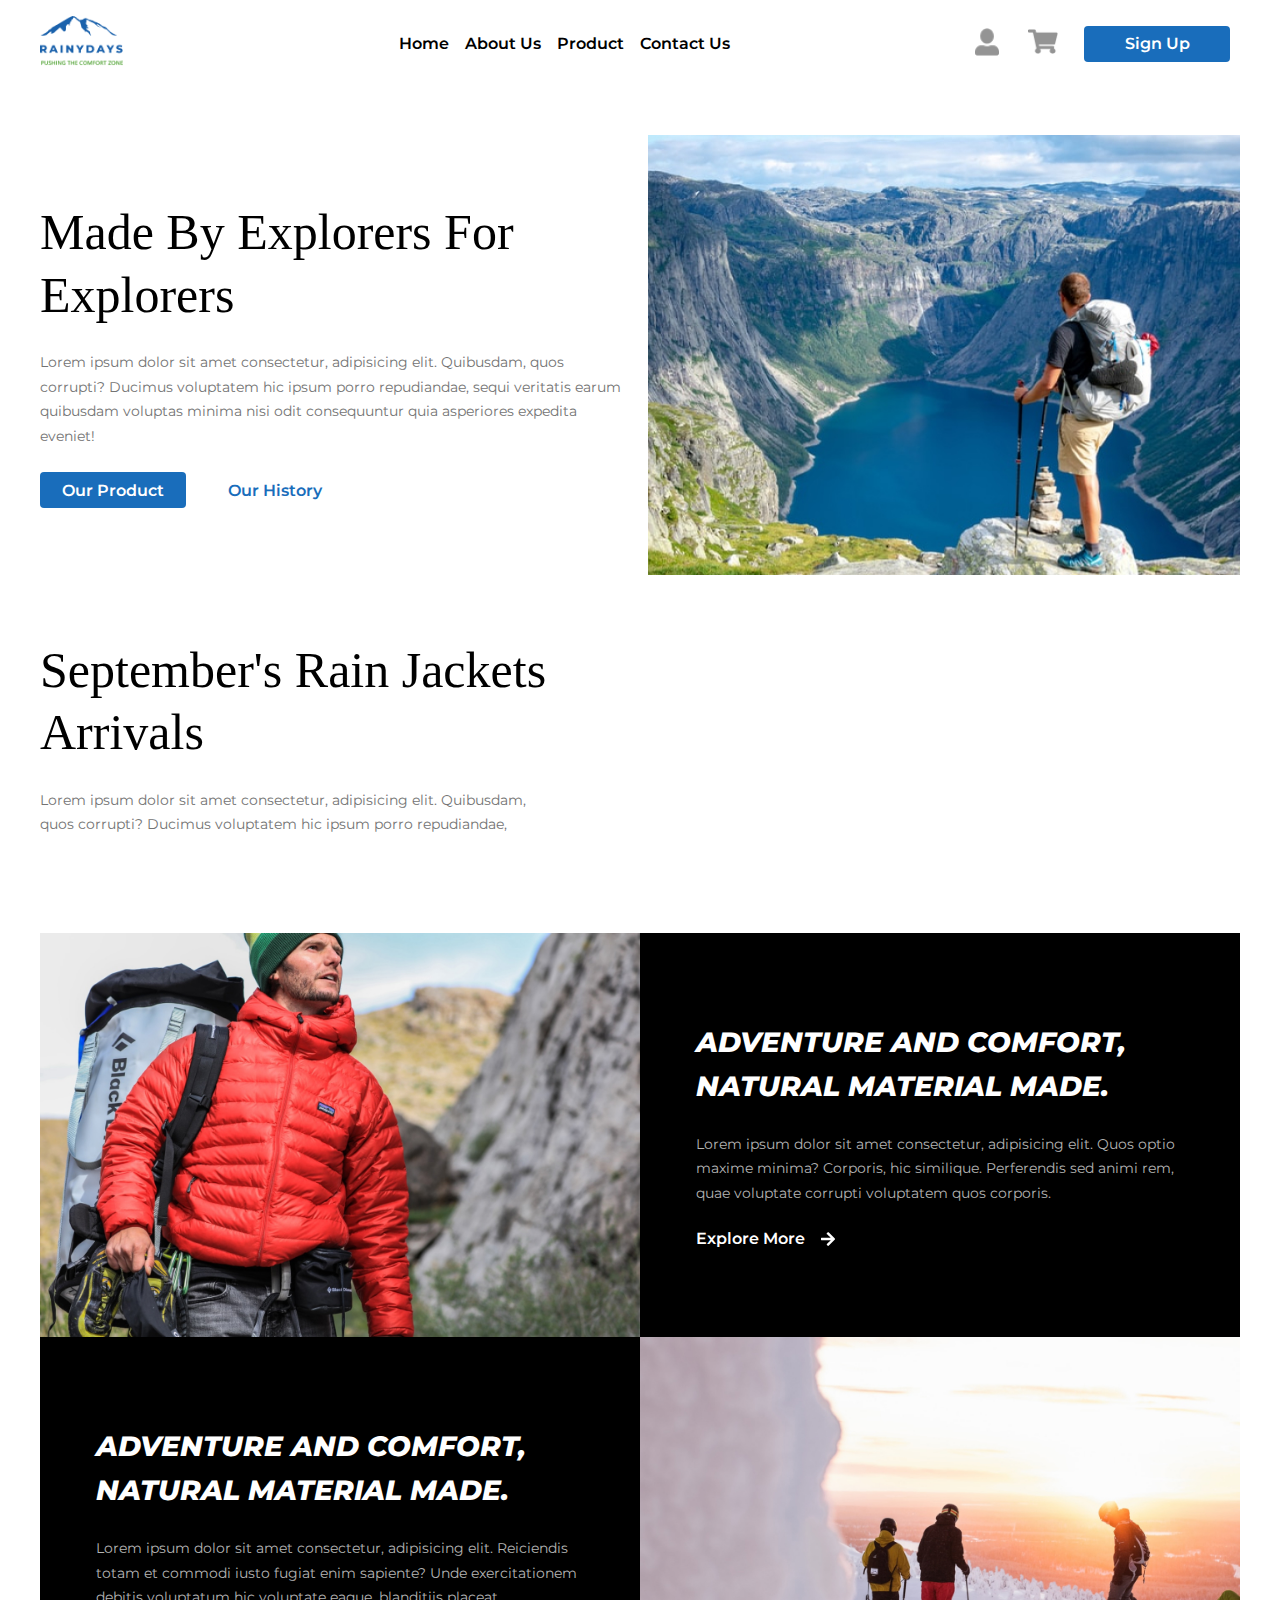
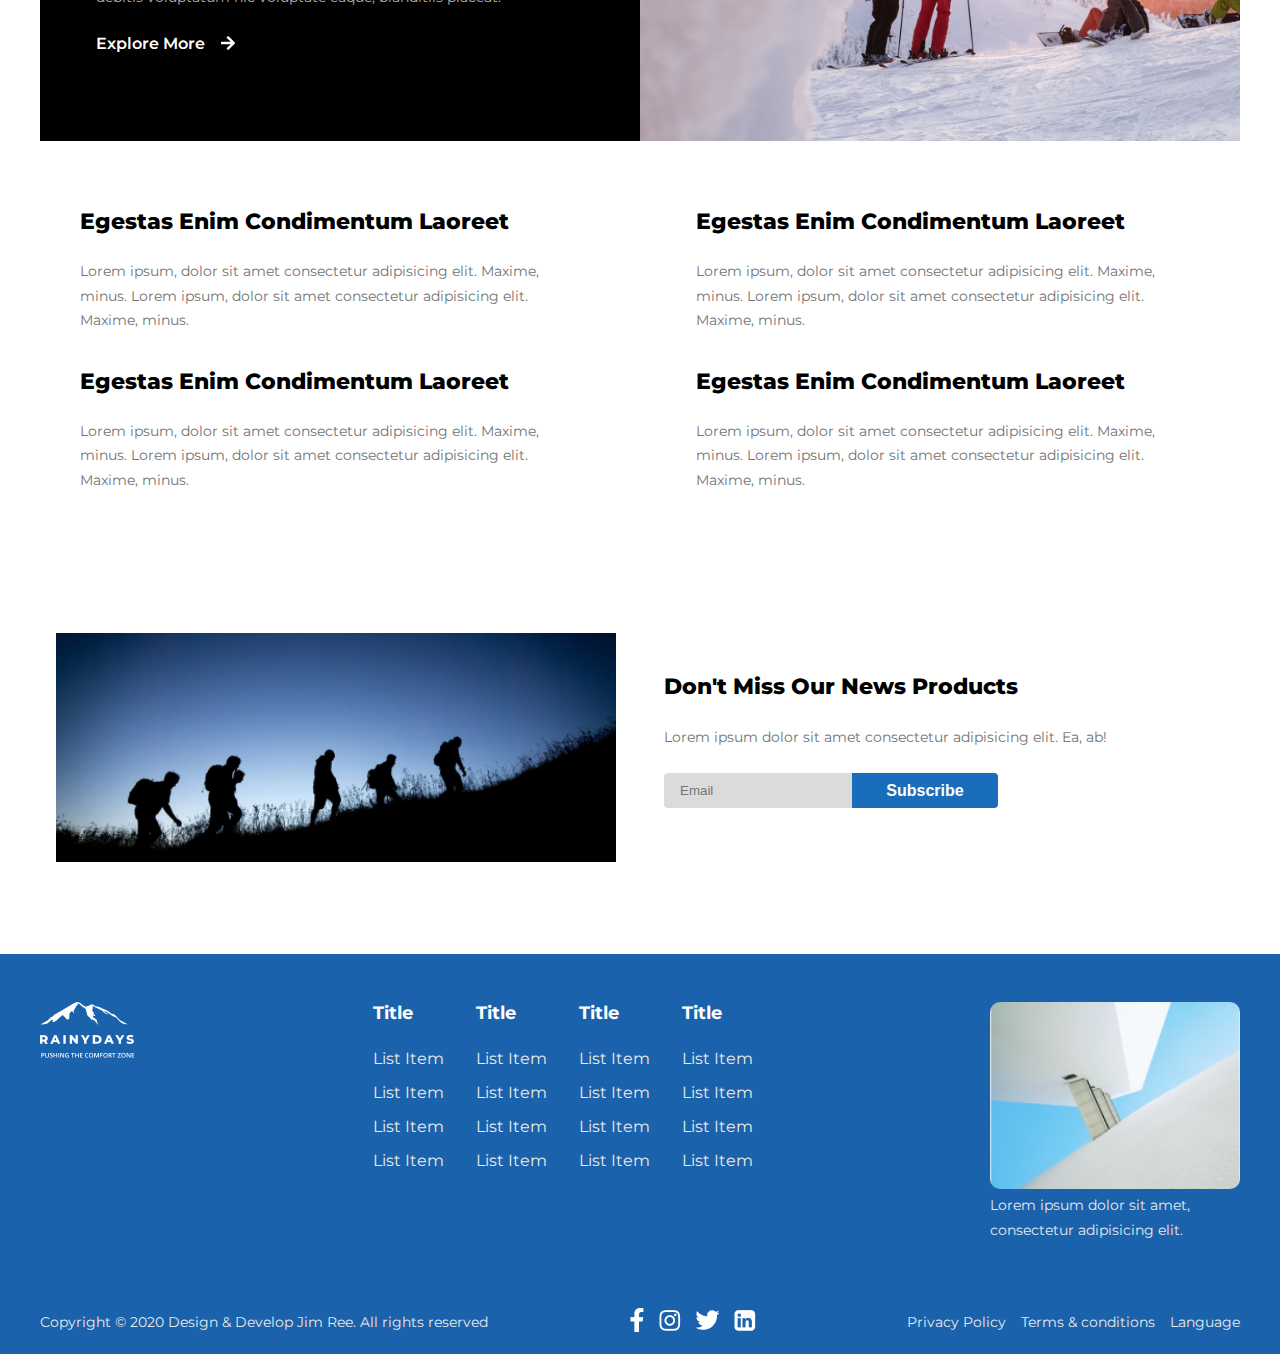
<file: index.html>
<!DOCTYPE html>
<html lang="en">
  <head>
    <meta charset="UTF-8" />
    <meta name="viewport" content="width=device-width, initial-scale=1.0" />
    <link rel="stylesheet" href="Css/styles.css" />
    <link rel="stylesheet" href="Css/home.css" />
    <title>HOME | RAINYDAYS</title>
    <meta name="Description" content="This is the rainDays" />
    <!-- Hotjar Tracking Code for https://first-school-project-jim-ree.netlify.app -->
    <script>
      (function (h, o, t, j, a, r) {
        h.hj =
          h.hj ||
          function () {
            (h.hj.q = h.hj.q || []).push(arguments);
          };
        h._hjSettings = { hjid: 2266911, hjsv: 6 };
        a = o.getElementsByTagName("head")[0];
        r = o.createElement("script");
        r.async = 1;
        r.src = t + h._hjSettings.hjid + j + h._hjSettings.hjsv;
        a.appendChild(r);
      })(window, document, "https://static.hotjar.com/c/hotjar-", ".js?sv=");
    </script>
  </head>

  <body>
    <!-- Navbar starts here -->
    <nav>
      <div class="container">
        <div class="navbar">
          <div class="logo-top">
            <a href="/index.html">
              <img src="IMG/Logo.png" alt="Logo" width="150px" />
            </a>
          </div>
          <div class="nav-meny">
            <a href="/index.html" class="active">Home</a>
            <a href="/om.html">About Us</a>
            <a href="/product.html">Product</a>
            <a href="/contact.html">Contact Us</a>
          </div>
          <div class="nav-thirdrow">
            <a href="/sign-In.html"
              ><img src="/IMG/Vector1.png" alt="user"
            /></a>
            <a href="/cart.html"><img src="/IMG/Vector2.png" alt="cart" /></a>
            <a href="/sign-up.html" class="btn -primary">Sign Up</a>
          </div>
          <div class="mobile-nav-btn" id="menuToggle">
            <input type="checkbox" />
            <span></span>
            <span></span>
            <span></span>
            <ul id="menu">
              <li><a href="/index.html" class="active">Home</a></li>
              <li><a href="/om.html">About Us</a></li>
              <li><a href="/product.html">Product</a></li>
              <li><a href="/contact.html">Contact Us</a></li>
              <li><a href="/sign-up.html">Sign Up</a></li>
              <li><a href="/sign-In.html">Sign In</a></li>
              <li><a href="/cart.html">Cart</a></li>
            </ul>
          </div>
        </div>
      </div>
    </nav>
    <!-- Navbar ends here -->
    <!-- Hero starts here -->
    <header class="container">
      <div class="hero">
        <div>
          <h1 class="heading-lg">
            <span>Made By Explorers For</span>
            <span>Explorers</span>
          </h1>
          <p class="paragraph">
            Lorem ipsum dolor sit amet consectetur, adipisicing elit. Quibusdam,
            quos corrupti? Ducimus voluptatem hic ipsum porro repudiandae, sequi
            veritatis earum quibusdam voluptas minima nisi odit consequuntur
            quia asperiores expedita eveniet!
          </p>
          <div class="btns-wrapper">
            <a href="/product.html" class="btn -primary">Our Product</a>
            <a href="/Om.html" class="btn -secondary">Our History</a>
          </div>
        </div>
        <img src="IMG/Image.jpg" alt="hiker standing in mountain" />
      </div>
    </header>
    <!-- Hero ends here -->
    <!-- Main -->
    <main class="container">
      <!-- --SECTION-1 Starts here -->
      <div class="--section-1">
        <h1 class="heading-lg">
          <span>September's Rain Jackets</span>
          <span>Arrivals</span>
        </h1>
        <p class="paragraph">
          Lorem ipsum dolor sit amet consectetur, adipisicing elit. Quibusdam,
          <br />
          quos corrupti? Ducimus voluptatem hic ipsum porro repudiandae,
        </p>
        <div class="section-1-products" id="products-list-3">
          <!-- Featured prods come here -->
        </div>
      </div>
      <!-- --SECTION-1 ends here -->

      <!-- --SECTION-2 starts here -->
      <div class="--section-2">
        <img
          class="cover-content"
          src="IMG/Rectangle27.jpg"
          alt="mann"
          width="600px"
        />
        <div class="text-content">
          <h1 class="heading-md">
            Adventure And Comfort, Natural Material Made.
          </h1>
          <p class="paragraph">
            Lorem ipsum dolor sit amet consectetur, adipisicing elit. Quos optio
            maxime minima? Corporis, hic similique. Perferendis sed animi rem,
            quae voluptate corrupti voluptatem quos corporis.
          </p>
          <a class="cta">
            <span>Explore More</span>
            <img src="IMG/right-arrow.png" alt="right-arrow" />
          </a>
        </div>
        <div class="text-content">
          <h1 class="heading-md">
            Adventure And Comfort, Natural Material Made.
          </h1>
          <p class="paragraph">
            Lorem ipsum dolor sit amet consectetur, adipisicing elit. Reiciendis
            totam et commodi iusto fugiat enim sapiente? Unde exercitationem
            debitis voluptatum hic voluptate eaque, blanditiis placeat.
          </p>
          <a class="cta">
            <span>Explore More</span>
            <img src="IMG/right-arrow.png" alt="right-arrow" />
          </a>
        </div>
        <img
          class="cover-content"
          src="IMG/Rectangle25.jpg"
          alt="mann"
          width="600px"
        />
      </div>
      <!-- --SECTION-2 ends here -->
      <!-- --SECTION-3 starts here -->
      <div class="--section-3">
        <div class="card-wrapper">
          <h2 class="heading-smd">egestas enim condimentum laoreet</h2>
          <p class="paragraph">
            Lorem ipsum, dolor sit amet consectetur adipisicing elit. Maxime,
            minus. Lorem ipsum, dolor sit amet consectetur adipisicing elit.
            Maxime, minus.
          </p>
        </div>
        <div class="card-wrapper">
          <h2 class="heading-smd">egestas enim condimentum laoreet</h2>
          <p class="paragraph">
            Lorem ipsum, dolor sit amet consectetur adipisicing elit. Maxime,
            minus. Lorem ipsum, dolor sit amet consectetur adipisicing elit.
            Maxime, minus.
          </p>
        </div>
        <div class="card-wrapper">
          <h2 class="heading-smd">egestas enim condimentum laoreet</h2>
          <p class="paragraph">
            Lorem ipsum, dolor sit amet consectetur adipisicing elit. Maxime,
            minus. Lorem ipsum, dolor sit amet consectetur adipisicing elit.
            Maxime, minus.
          </p>
        </div>
        <div class="card-wrapper">
          <h2 class="heading-smd">egestas enim condimentum laoreet</h2>
          <p class="paragraph">
            Lorem ipsum, dolor sit amet consectetur adipisicing elit. Maxime,
            minus. Lorem ipsum, dolor sit amet consectetur adipisicing elit.
            Maxime, minus.
          </p>
        </div>
      </div>
      <!-- --SECTION-3 ends here -->
      <!-- --NEWSLETTER-SECTION starts here -->
      <div class="newsletter-container">
        <img src="IMG/Rectangle29.jpg" alt="newsletter form cover" />
        <div class="content-block">
          <h2 class="heading-smd">Don't Miss Our News Products</h2>
          <p class="paragraph">
            Lorem ipsum dolor sit amet consectetur adipisicing elit. Ea, ab!
          </p>
          <form id="newsletter">
            <input id="nEmail" type="text" placeholder="Email" />
            <button type="submit" class="btn -primary">Subscribe</button>
          </form>
          <p id="notification"></p>
        </div>
      </div>
      <!-- --NEWSLETTER-SECTION ends here -->
    </main>
    <!-- --FOOTER starts here -->
    <footer>
      <div class="container">
        <div class="footer-head-container">
          <div class="footerLogo">
            <img src="IMG/Logofooter.png" alt="footer-logo" />
          </div>
          <div class="social-links-mobile">
            <a href="#"><img src="IMG/IconFB.png" /></a>
            <a href="#"><img src="IMG/Iconinstagram.png" /></a>
            <a href="#"><img src="IMG/IconTwitter.png" /></a>
            <a href="#"><img src="IMG/Icon.png" /></a>
          </div>
          <div class="footer-lists">
            <ul>
              <li>Title</li>
              <li>List Item</li>
              <li>List Item</li>
              <li>List Item</li>
              <li>List Item</li>
            </ul>
            <ul>
              <li>Title</li>
              <li>List Item</li>
              <li>List Item</li>
              <li>List Item</li>
              <li>List Item</li>
            </ul>
            <ul>
              <li>Title</li>
              <li>List Item</li>
              <li>List Item</li>
              <li>List Item</li>
              <li>List Item</li>
            </ul>
            <ul>
              <li>Title</li>
              <li>List Item</li>
              <li>List Item</li>
              <li>List Item</li>
              <li>List Item</li>
            </ul>
          </div>
          <div class="footer-bilde">
            <img src="IMG/Image5.jpg" alt="footer-bilde" width="250px" />
            <p class="paragraph">
              Lorem ipsum dolor sit amet, consectetur adipisicing elit.
            </p>
          </div>
        </div>
        <div class="footer-bottom-container">
          <div class="footer-p">
            <p class="paragraph">
              Copyright © 2020 Design & Develop Jim Ree. All rights reserved
            </p>
          </div>
          <div class="social-links">
            <a href="#"><img src="IMG/IconFB.png" alt="facebook" /></a>
            <a href="#"><img src="IMG/Iconinstagram.png" alt="instagram" /></a>
            <a href="#"><img src="IMG/IconTwitter.png" alt="twitter" /></a>
            <a href="#"><img src="IMG/Icon.png" alt="linkedin" /></a>
          </div>
          <div class="cookies">
            <ul>
              <li>Privacy Policy</li>
              <li>Terms & conditions</li>
              <li>Language</li>
            </ul>
          </div>
        </div>
      </div>
    </footer>
    <!-- --FOOTER ends here -->
    <script src="JS/index.js"></script>
    <script src="JS/products.js"></script>
  </body>
</html>
</file>
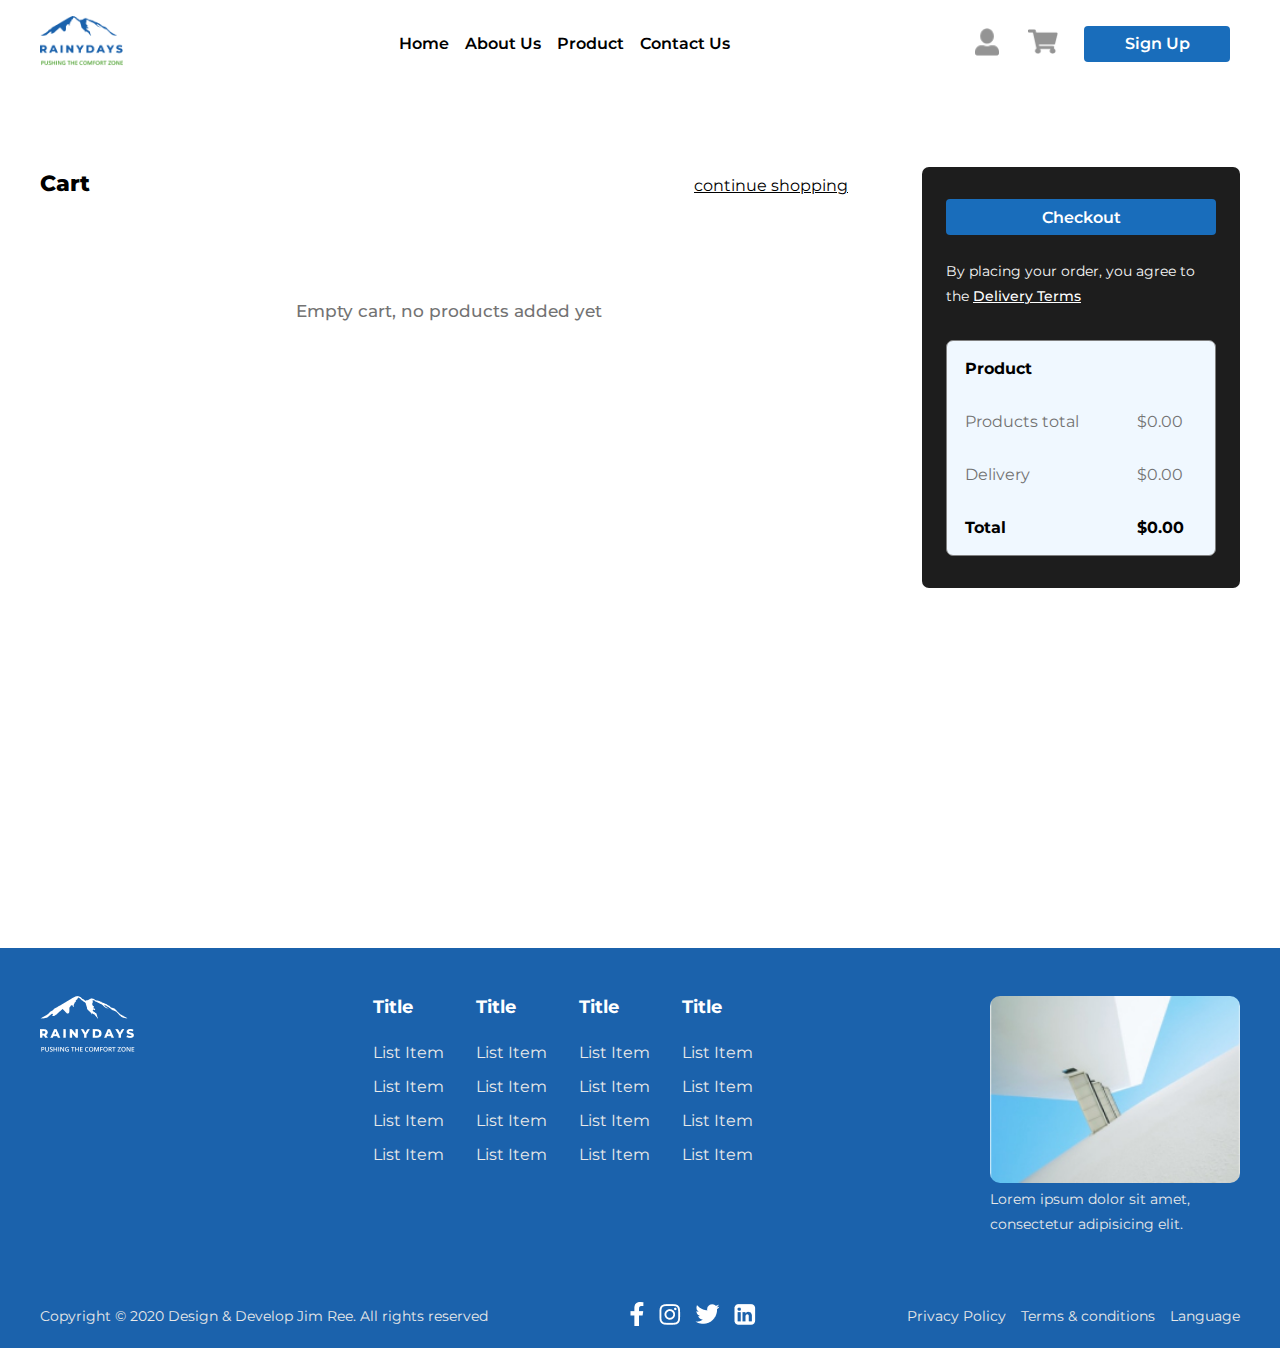
<file: cart.html>
<!DOCTYPE html>
<html lang="en">
  <head>
    <meta charset="UTF-8" />
    <meta name="viewport" content="width=device-width, initial-scale=1.0" />
    <link rel="stylesheet" href="Css/styles.css" />
    <link rel="stylesheet" href="Css/cart.css" />
    <title>CART | RAINYDAYS</title>
    <meta name="Description" content="This is the rainDays" />
    <!-- Hotjar Tracking Code for https://first-school-project-jim-ree.netlify.app -->
    <script>
      (function (h, o, t, j, a, r) {
        h.hj =
          h.hj ||
          function () {
            (h.hj.q = h.hj.q || []).push(arguments);
          };
        h._hjSettings = { hjid: 2266911, hjsv: 6 };
        a = o.getElementsByTagName("head")[0];
        r = o.createElement("script");
        r.async = 1;
        r.src = t + h._hjSettings.hjid + j + h._hjSettings.hjsv;
        a.appendChild(r);
      })(window, document, "https://static.hotjar.com/c/hotjar-", ".js?sv=");
    </script>
  </head>

  <body>
    <!-- Navbar starts here -->
    <nav>
      <div class="container">
        <div class="navbar">
          <div class="logo-top">
            <a href="/index.html">
              <img src="/IMG/Logo.png" alt="Logo" width="150px" />
            </a>
          </div>
          <div class="nav-meny">
            <a href="/index.html">Home</a>
            <a href="/om.html">About Us</a>
            <a href="/product.html">Product</a>
            <a href="/contact.html">Contact Us</a>
          </div>
          <div class="nav-thirdrow">
            <a href="/sign-In.html"
              ><img src="/IMG/Vector1.png" alt="user"
            /></a>
            <a href="/cart.html" class="active"
              ><img src="/IMG/Vector2.png" alt="cart"
            /></a>
            <a href="/sign-up.html" class="btn -primary">Sign Up</a>
          </div>
          <div class="mobile-nav-btn" id="menuToggle">
            <input type="checkbox" />
            <span></span>
            <span></span>
            <span></span>
            <ul id="menu">
              <li><a href="/index.html">Home</a></li>
              <li><a href="/om.html">About Us</a></li>
              <li><a href="/product.html">Product</a></li>
              <li><a href="/contact.html">Contact Us</a></li>
              <li><a href="/sign-up.html">Sign Up</a></li>
              <li><a href="/sign-In.html">Sign In</a></li>
              <li><a href="/cart.html" class="active">Cart</a></li>
            </ul>
          </div>
        </div>
      </div>
    </nav>
    <!-- Navbar ends here -->
    <main class="container">
      <div class="cart-grids">
        <div class="cart-table-1">
          <div class="cart-table-header">
            <h1 class="heading-smd">Cart</h1>
            <a href="/product.html">continue shopping</a>
          </div>
          <div id="cart-table-wrapper">
            <div class="product-info">
              <img src="/IMG/card_header.png" alt="Waterproof Jacket" />
              <div class="product-info-flex">
                <ul class="product-info-cols">
                  <li>
                    <span>Name:</span>
                    <h1 class="heading-smd">Waterproof Jacket</h1>
                  </li>
                  <li>
                    <span>Category:</span>
                    <p class="paragraph">Waterproof</p>
                  </li>
                  <li>
                    <span>Stock:</span>
                    <p>In Stock</p>
                  </li>
                </ul>
                <div class="amount-box">
                  <div id="minus">-</div>
                  <div class="amount-number">
                    <span id="amount">1</span>
                    <span id="amount-text">unit</span>
                  </div>
                  <div id="plus">+</div>
                </div>
                <div class="total-box">
                  <span>Total:</span>
                  <p>$<span id="total">0.00</span></p>
                </div>
              </div>
            </div>
          </div>
          <!-- amount number will go here-->
        </div>
        <div class="cart-table-2">
          <div class="cart-calculator">
            <a href="/sign-In.html" class="btn -primary">Checkout</a>
            <p class="paragraph">
              By placing your order, you agree to the
              <a href="#">Delivery Terms</a>
            </p>
            <table>
              <thead>
                <tr class="table-header">
                  <th>Product</th>
                </tr>
              </thead>
              <tbody>
                <tr>
                  <td>Products total</td>
                  <td>$<span id="products-total"></span></td>
                </tr>
                <tr>
                  <td>Delivery</td>
                  <td>$<span id="delivery-total"></span></td>
                </tr>
              </tbody>
              <tfoot>
                <tr class="table-footer">
                  <td>Total</td>
                  <td>$<span id="pricing-total"></span></td>
                </tr>
              </tfoot>
            </table>
          </div>
        </div>
      </div>
    </main>
    <!-- --FOOTER starts here -->
    <footer>
      <div class="container">
        <div class="footer-head-container">
          <div class="footerLogo">
            <img src="IMG/Logofooter.png" alt="footer-logo" />
          </div>
          <div class="social-links-mobile">
            <a href="#"><img src="IMG/IconFB.png" /></a>
            <a href="#"><img src="IMG/Iconinstagram.png" /></a>
            <a href="#"><img src="IMG/IconTwitter.png" /></a>
            <a href="#"><img src="IMG/Icon.png" /></a>
          </div>
          <div class="footer-lists">
            <ul>
              <li>Title</li>
              <li>List Item</li>
              <li>List Item</li>
              <li>List Item</li>
              <li>List Item</li>
            </ul>
            <ul>
              <li>Title</li>
              <li>List Item</li>
              <li>List Item</li>
              <li>List Item</li>
              <li>List Item</li>
            </ul>
            <ul>
              <li>Title</li>
              <li>List Item</li>
              <li>List Item</li>
              <li>List Item</li>
              <li>List Item</li>
            </ul>
            <ul>
              <li>Title</li>
              <li>List Item</li>
              <li>List Item</li>
              <li>List Item</li>
              <li>List Item</li>
            </ul>
          </div>
          <div class="footer-bilde">
            <img src="IMG/Image5.jpg" alt="footer-bilde" width="250px" />
            <p class="paragraph">
              Lorem ipsum dolor sit amet, consectetur adipisicing elit.
            </p>
          </div>
        </div>
        <div class="footer-bottom-container">
          <div class="footer-p">
            <p class="paragraph">
              Copyright © 2020 Design & Develop Jim Ree. All rights reserved
            </p>
          </div>
          <div class="social-links">
            <a href="#"><img src="IMG/IconFB.png" alt="facebook" /></a>
            <a href="#"><img src="IMG/Iconinstagram.png" alt="instagram" /></a>
            <a href="#"><img src="IMG/IconTwitter.png" alt="twitter" /></a>
            <a href="#"><img src="IMG/Icon.png" alt="linkedin" /></a>
          </div>
          <div class="cookies">
            <ul>
              <li>Privacy Policy</li>
              <li>Terms & conditions</li>
              <li>Language</li>
            </ul>
          </div>
        </div>
      </div>
    </footer>
    <!-- --FOOTER ends here -->
    <script src="JS/cart.js"></script>
  </body>
</html>
</file>
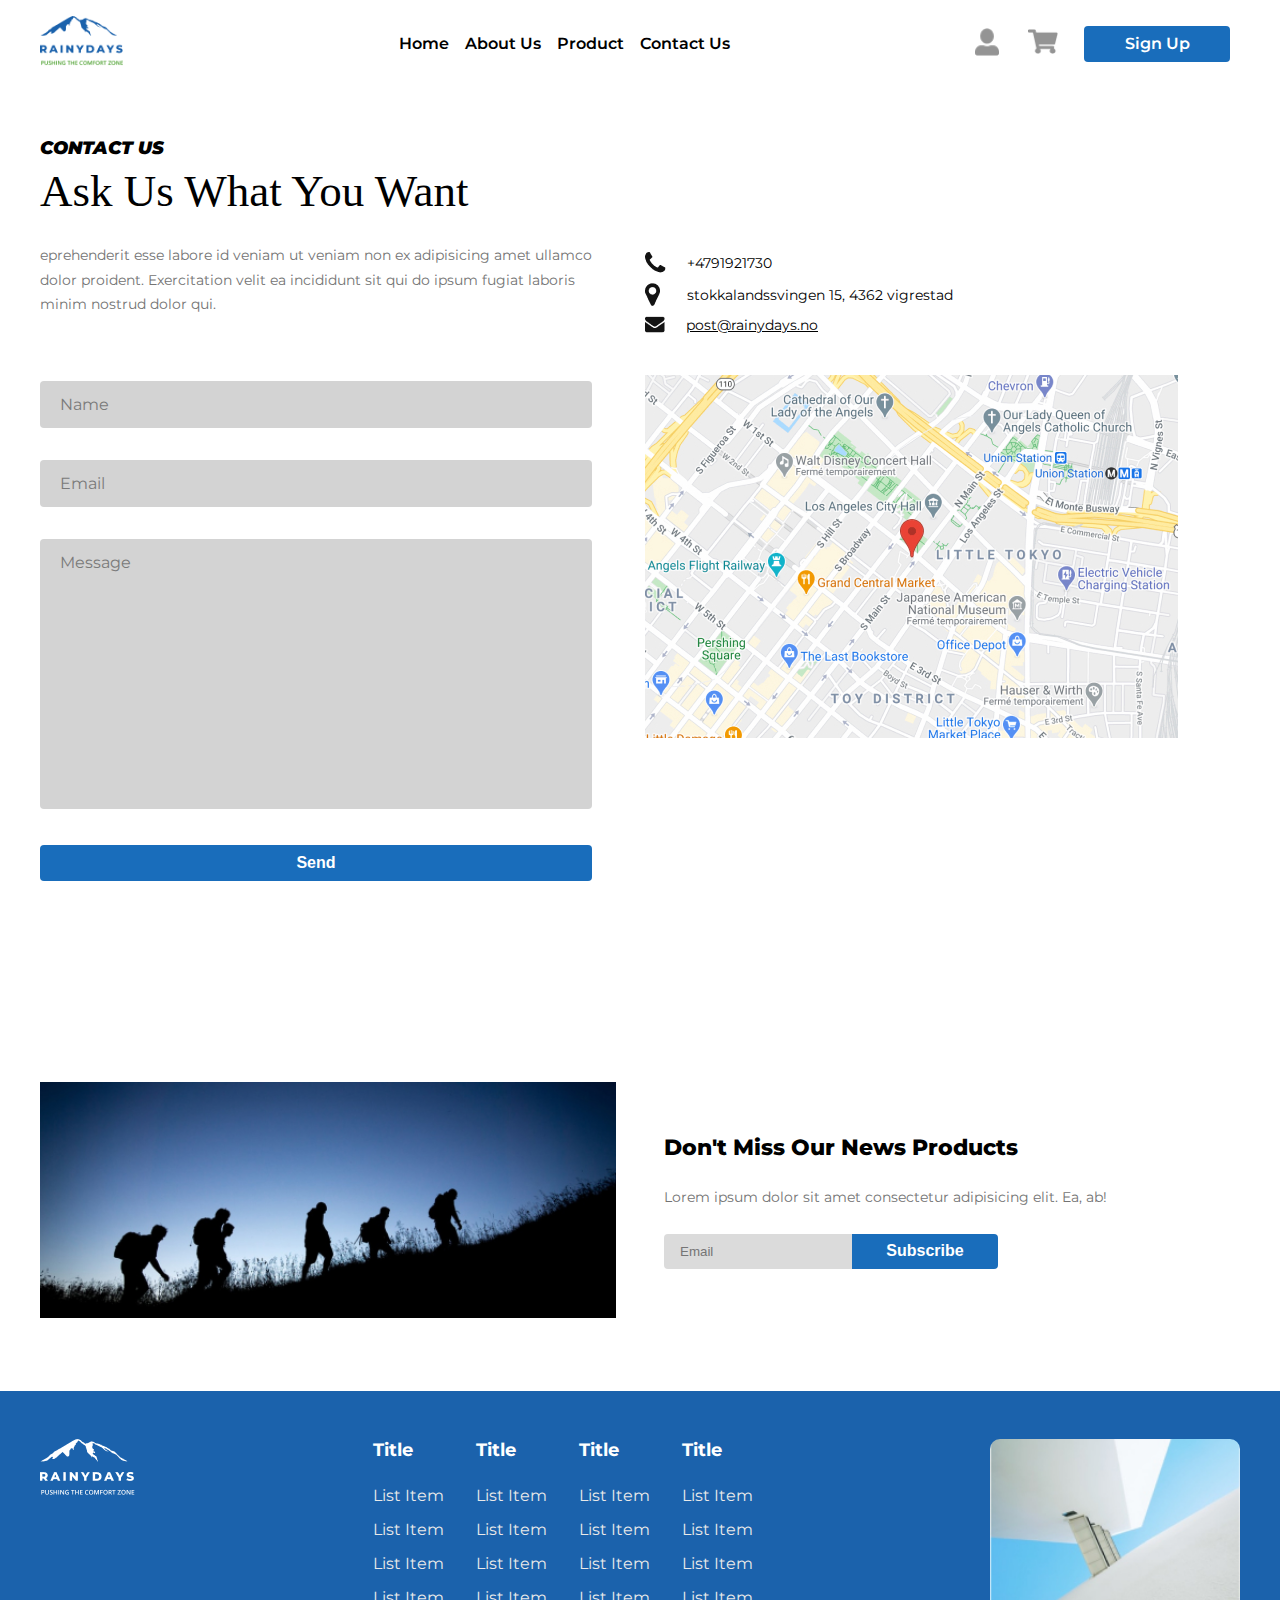
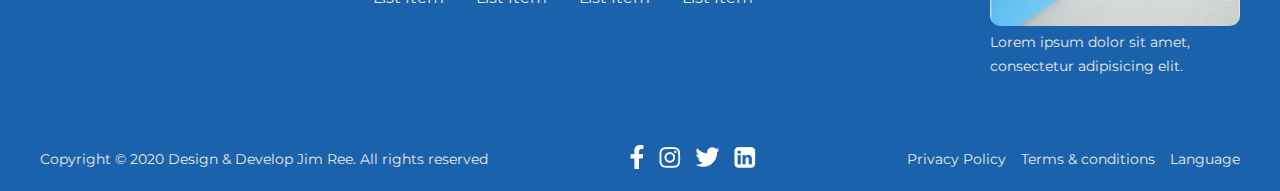
<file: Contact.html>
<!DOCTYPE html>
<html lang="en">
  <head>
    <meta charset="UTF-8" />
    <meta name="viewport" content="width=device-width, initial-scale=1.0" />
    <link rel="stylesheet" href="Css/styles.css" />
    <link rel="stylesheet" href="Css/contact.css" />
    <title>CONTACT | RAINYDAYS</title>
    <meta name="Description" content="This is the rainDays" />
  </head>

  <body>
    <!-- Navbar starts here -->
    <nav>
      <div class="container">
        <div class="navbar">
          <div class="logo-top">
            <a href="/index.html">
              <img src="IMG/Logo.png" alt="Logo" width="150px" />
            </a>
          </div>
          <div class="nav-meny">
            <a href="index.html">Home</a>
            <a href="om.html">About Us</a>
            <a href="product.html">Product</a>
            <a href="contact.html" class="active">Contact Us</a>
          </div>
          <div class="nav-thirdrow">
            <a href="sign-In.html"><img src="IMG/Vector1.png" alt="user" /></a>
            <a href="cart.html"><img src="IMG/Vector2.png" alt="cart" /></a>
            <a href="sign-up.html" class="btn -primary">Sign Up</a>
          </div>
          <div class="mobile-nav-btn" id="menuToggle">
            <input type="checkbox" />
            <span></span>
            <span></span>
            <span></span>
            <ul id="menu">
              <li><a href="index.html">Home</a></li>
              <li><a href="om.html">About Us</a></li>
              <li><a href="product.html">Product</a></li>
              <li><a href="contact.html" class="active">Contact Us</a></li>
              <li><a href="sign-up.html">Sign Up</a></li>
              <li><a href="sign-In.html">Sign In</a></li>
              <li><a href="cart.html">Cart</a></li>
            </ul>
          </div>
        </div>
      </div>
    </nav>
    <!-- Navbar ends here -->
    <!-- SECTION-1 starts here -->
    <div class="container --section-1">
      <div class="section-wrapper">
        <div class="top-contact-content">
          <span class="heading-md">Contact Us</span>
          <h1 class="heading-lg">Ask Us What You Want</h1>
          <p class="paragraph">
            eprehenderit esse labore id veniam ut veniam non ex adipisicing amet
            ullamco dolor proident. Exercitation velit ea incididunt sit qui do
            ipsum fugiat laboris minim nostrud dolor qui.
          </p>
          <div class="form-contact">
            <form id="contact" class="form">
              <div class="formlabel">
                <input type="text" id="name" required placeholder="name" />
                <label for="name">Name</label>
                <span id="note-name" class="notification"></span>
              </div>
              <div class="formlabel">
                <input
                  type="email"
                  name="email"
                  id="email"
                  required
                  placeholder="email"
                />
                <label for="email">Email</label>
                <span id="note-email" class="notification"></span>
              </div>
              <div class="formlabel3">
                <textarea
                  id="message"
                  name="Message"
                  rows="4"
                  cols="50"
                  placeholder="message"
                ></textarea>
                <label for="message">Message</label>
                <span id="note-message" class="notification"></span>
              </div>
              <button type="submit" class="btn -primary">Send</button>
              <span id="submit-results" class="notification"></span>
            </form>
          </div>
        </div>
        <div class="top-contact-content-right">
          <div class="contact-info">
            <img src="IMG/phone.jpg" alt="phone" /><span>+4791921730</span>
          </div>
          <div class="contact-info">
            <img src="IMG/place.jpg" alt="Place" /><span
              >Stokkalandssvingen 15, 4362 Vigrestad</span
            >
          </div>
          <div class="contact-info">
            <img src="IMG/mail.jpg" alt="mail" /> <span>post@rainydays.no</span>
          </div>
          <div class="top-contact-content-right-map">
            <img src="IMG/Bg.jpg" alt="map" />
          </div>
        </div>
      </div>
    </div>

    <!-- --NEWSLETTER-SECTION starts here -->
    <div class="newsletter-container">
      <img src="IMG/Rectangle29.jpg" />
      <div class="content-block">
        <h2 class="heading-smd">Don't Miss Our News Products</h2>
        <p class="paragraph">
          Lorem ipsum dolor sit amet consectetur adipisicing elit. Ea, ab!
        </p>
        <form>
          <input type="text" placeholder="Email" />
          <button class="btn -primary">Subscribe</button>
        </form>
      </div>
    </div>
    <!-- --NEWSLETTER-SECTION ends here -->
    <!-- --FOOTER starts here -->
    <footer>
      <div class="container">
        <div class="footer-head-container">
          <div class="footerLogo">
            <img src="IMG/Logofooter.png" alt="footer-logo" />
          </div>
          <div class="social-links-mobile">
            <a href="#"><img src="IMG/IconFB.png" /></a>
            <a href="#"><img src="IMG/Iconinstagram.png" /></a>
            <a href="#"><img src="IMG/IconTwitter.png" /></a>
            <a href="#"><img src="IMG/Icon.png" /></a>
          </div>
          <div class="footer-lists">
            <ul>
              <li>Title</li>
              <li>List Item</li>
              <li>List Item</li>
              <li>List Item</li>
              <li>List Item</li>
            </ul>
            <ul>
              <li>Title</li>
              <li>List Item</li>
              <li>List Item</li>
              <li>List Item</li>
              <li>List Item</li>
            </ul>
            <ul>
              <li>Title</li>
              <li>List Item</li>
              <li>List Item</li>
              <li>List Item</li>
              <li>List Item</li>
            </ul>
            <ul>
              <li>Title</li>
              <li>List Item</li>
              <li>List Item</li>
              <li>List Item</li>
              <li>List Item</li>
            </ul>
          </div>
          <div class="footer-bilde">
            <img src="IMG/Image5.jpg" alt="footer-bilde" width="250px" />
            <p class="paragraph">
              Lorem ipsum dolor sit amet, consectetur adipisicing elit.
            </p>
          </div>
        </div>
        <div class="footer-bottom-container">
          <div class="footer-p">
            <p class="paragraph">
              Copyright © 2020 Design & Develop Jim Ree. All rights reserved
            </p>
          </div>
          <div class="social-links">
            <a href="#"><img src="IMG/IconFB.png" /></a>
            <a href="#"><img src="IMG/Iconinstagram.png" /></a>
            <a href="#"><img src="IMG/IconTwitter.png" /></a>
            <a href="#"><img src="IMG/Icon.png" /></a>
          </div>
          <div class="cookies">
            <ul>
              <li>Privacy Policy</li>
              <li>Terms & conditions</li>
              <li>Language</li>
            </ul>
          </div>
        </div>
      </div>
    </footer>
    <!-- --FOOTER ends here -->
    <script src="JS/contact.js"></script>
  </body>
</html>
</file>
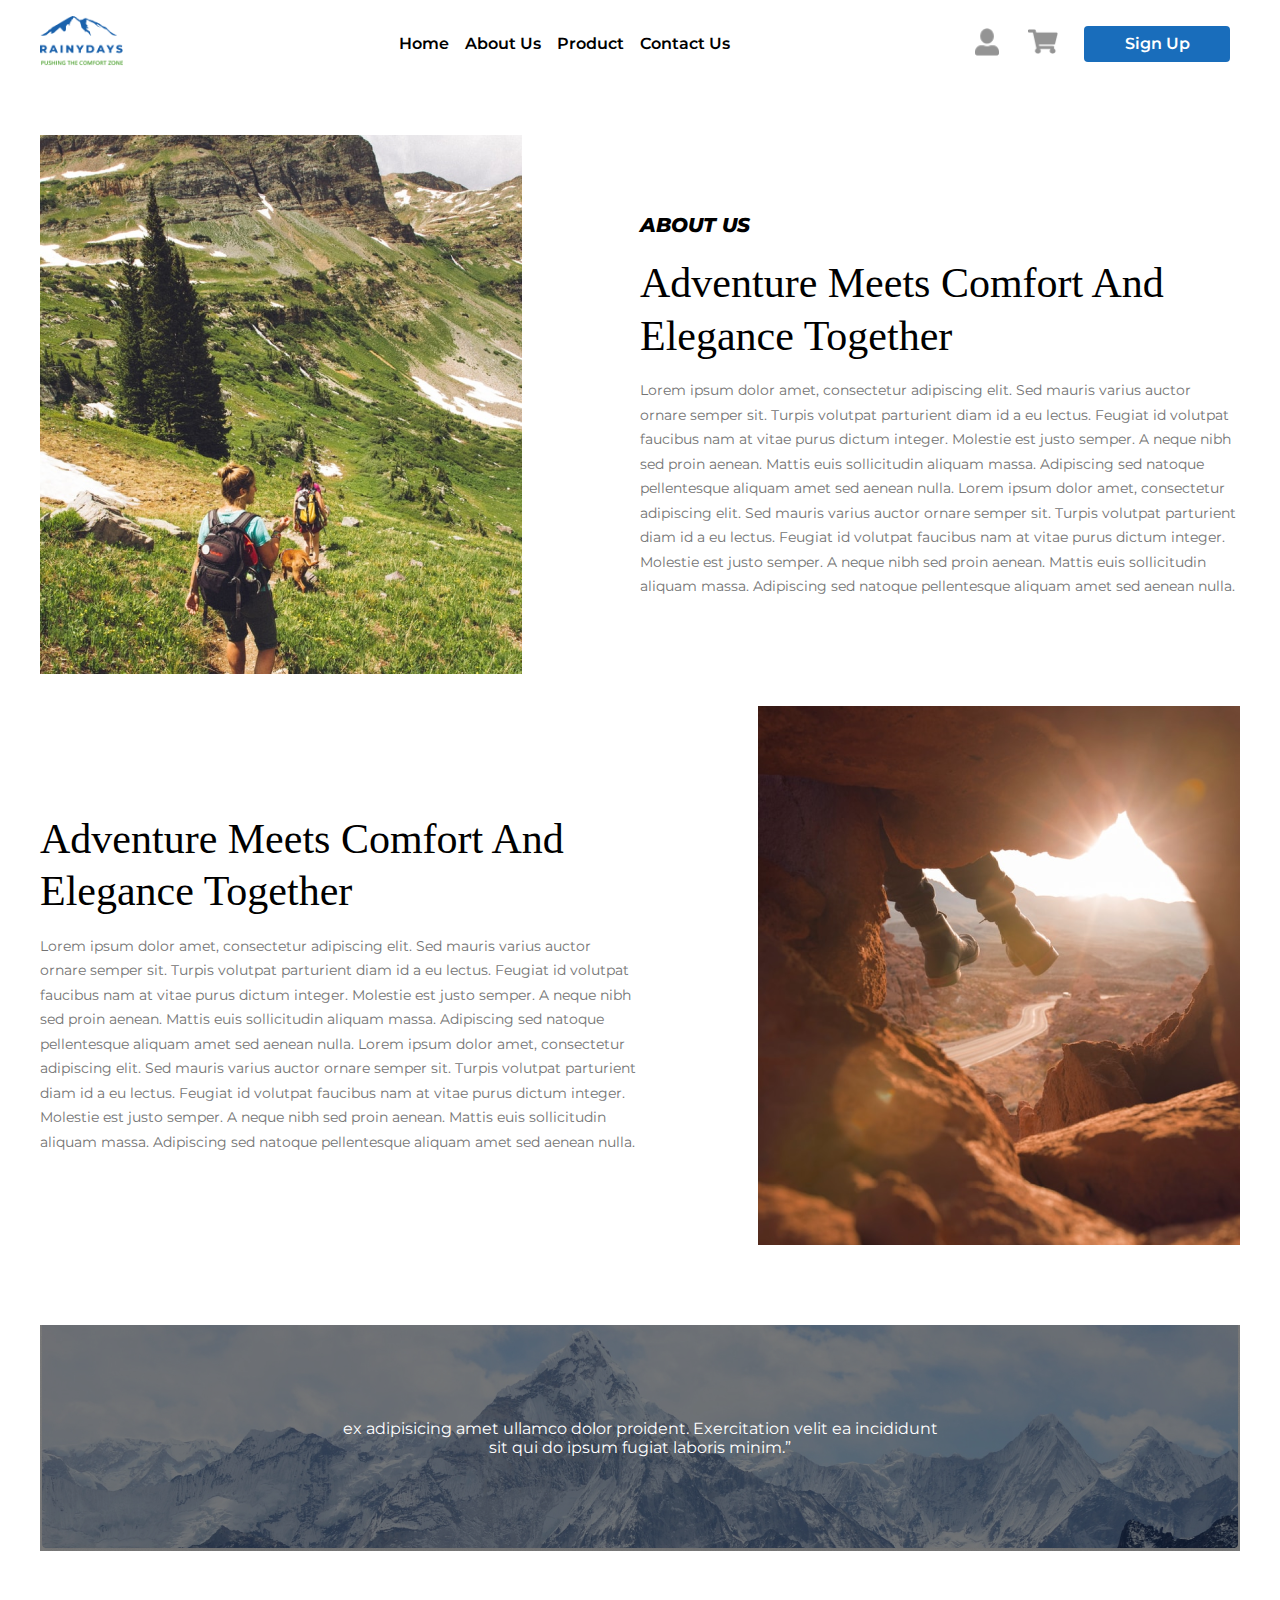
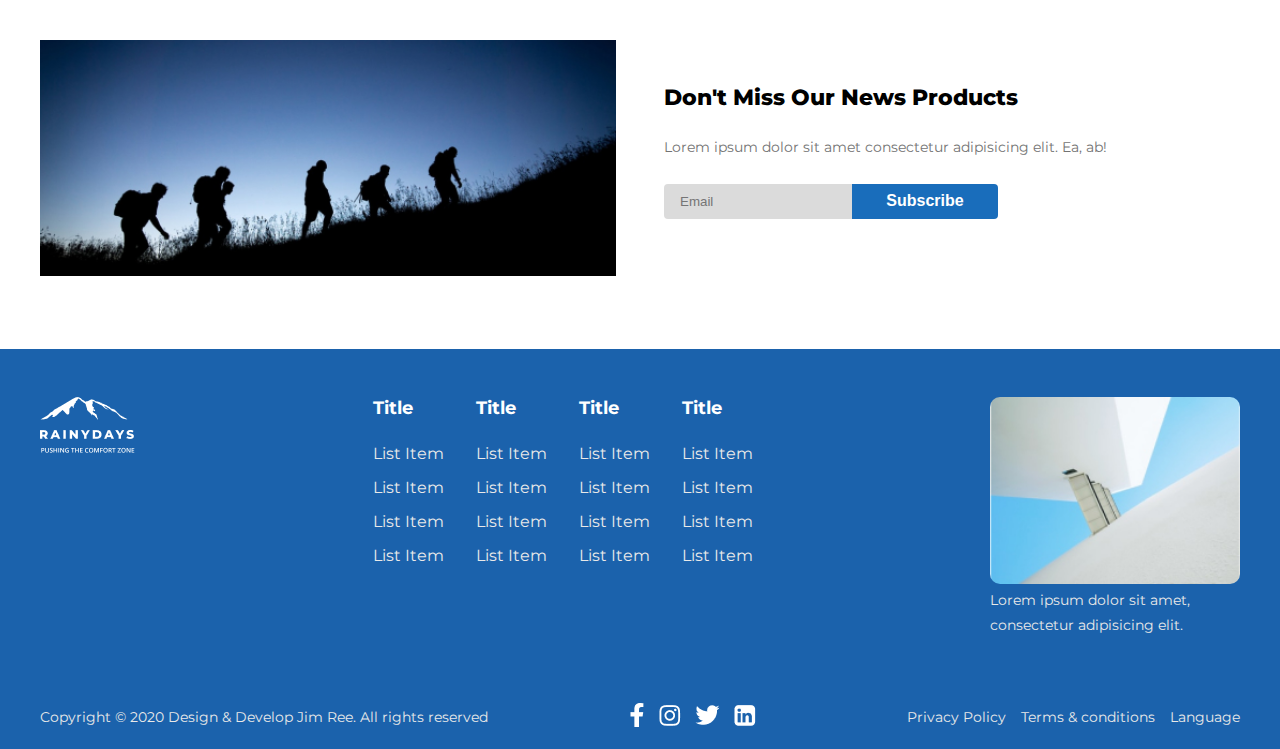
<file: Om.html>
<!DOCTYPE html>
<html lang="en">
  <head>
    <meta charset="UTF-8" />
    <meta name="viewport" content="width=device-width, initial-scale=1.0" />
    <link rel="stylesheet" href="Css/styles.css" />
    <link rel="stylesheet" href="Css/om.css" />
    <title>ABOUT | RAINYDAYS</title>
    <meta name="Description" content="This is the rainDays" />
    <!-- Hotjar Tracking Code for https://first-school-project-jim-ree.netlify.app -->
    <script>
      (function (h, o, t, j, a, r) {
        h.hj =
          h.hj ||
          function () {
            (h.hj.q = h.hj.q || []).push(arguments);
          };
        h._hjSettings = { hjid: 2266911, hjsv: 6 };
        a = o.getElementsByTagName("head")[0];
        r = o.createElement("script");
        r.async = 1;
        r.src = t + h._hjSettings.hjid + j + h._hjSettings.hjsv;
        a.appendChild(r);
      })(window, document, "https://static.hotjar.com/c/hotjar-", ".js?sv=");
    </script>
  </head>

  <body>
    <!-- Navbar starts here -->
    <nav>
      <div class="container">
        <div class="navbar">
          <div class="logo-top">
            <a href="/index.html">
              <img src="IMG/Logo.png" alt="Logo" width="150px" />
            </a>
          </div>
          <div class="nav-meny">
            <a href="/index.html">Home</a>
            <a href="/om.html" class="active">About Us</a>
            <a href="/product.html">Product</a>
            <a href="/contact.html">Contact Us</a>
          </div>
          <div class="nav-thirdrow">
            <a href="/sign-In.html"
              ><img src="/IMG/Vector1.png" alt="user"
            /></a>
            <a href="/cart.html"><img src="/IMG/Vector2.png" alt="cart" /></a>
            <a href="/sign-up.html" class="btn -primary">Sign Up</a>
          </div>
          <div class="mobile-nav-btn" id="menuToggle">
            <input type="checkbox" />
            <span></span>
            <span></span>
            <span></span>
            <ul id="menu">
              <li><a href="/index.html">Home</a></li>
              <li><a href="/om.html" class="active">About Us</a></li>
              <li><a href="/product.html">Product</a></li>
              <li><a href="/contact.html">Contact Us</a></li>
              <li><a href="/sign-up.html">Sign Up</a></li>
              <li><a href="/sign-In.html">Sign In</a></li>
              <li><a href="/cart.html">Cart</a></li>
            </ul>
          </div>
        </div>
      </div>
    </nav>
    <!-- Navbar ends here -->
    <!-- Main Content Start -->
    <main class="container">
      <!-- SECTION-1 Start here -->
      <div class="--section-1">
        <img src="IMG/Image2.png" alt="Girl" />
        <div class="text-content">
          <span class="heading-md">About Us</span>
          <h1 class="heading-lg">
            Adventure Meets Comfort And Elegance Together
          </h1>
          <p class="paragraph">
            Lorem ipsum dolor amet, consectetur adipiscing elit. Sed mauris
            varius auctor ornare semper sit. Turpis volutpat parturient diam id
            a eu lectus. Feugiat id volutpat faucibus nam at vitae purus dictum
            integer. Molestie est justo semper. A neque nibh sed proin aenean.
            Mattis euis sollicitudin aliquam massa. Adipiscing sed natoque
            pellentesque aliquam amet sed aenean nulla. Lorem ipsum dolor amet,
            consectetur adipiscing elit. Sed mauris varius auctor ornare semper
            sit. Turpis volutpat parturient diam id a eu lectus. Feugiat id
            volutpat faucibus nam at vitae purus dictum integer. Molestie est
            justo semper. A neque nibh sed proin aenean. Mattis euis
            sollicitudin aliquam massa. Adipiscing sed natoque pellentesque
            aliquam amet sed aenean nulla.
          </p>
        </div>
      </div>
      <!-- SECTION-1 ends here -->
      <!-- SECTION-2 starts here -->
      <div class="--section-2">
        <div class="text-content">
          <h1 class="heading-lg">
            Adventure Meets Comfort And Elegance Together
          </h1>
          <p class="paragraph">
            Lorem ipsum dolor amet, consectetur adipiscing elit. Sed mauris
            varius auctor ornare semper sit. Turpis volutpat parturient diam id
            a eu lectus. Feugiat id volutpat faucibus nam at vitae purus dictum
            integer. Molestie est justo semper. A neque nibh sed proin aenean.
            Mattis euis sollicitudin aliquam massa. Adipiscing sed natoque
            pellentesque aliquam amet sed aenean nulla. Lorem ipsum dolor amet,
            consectetur adipiscing elit. Sed mauris varius auctor ornare semper
            sit. Turpis volutpat parturient diam id a eu lectus. Feugiat id
            volutpat faucibus nam at vitae purus dictum integer. Molestie est
            justo semper. A neque nibh sed proin aenean. Mattis euis
            sollicitudin aliquam massa. Adipiscing sed natoque pellentesque
            aliquam amet sed aenean nulla.
          </p>
        </div>
        <img src="IMG/Image3.png" alt="Girl" />
      </div>
      <!-- SECTION-2 ends here -->
      <!-- SECTION-3 starts here -->
      <div class="--section-3">
        <div class="background">
          <p>
            ex adipisicing amet ullamco dolor proident. Exercitation velit ea
            incididunt sit qui do ipsum fugiat laboris minim.”
          </p>
        </div>
      </div>
      <!-- SECTION-4 ends here -->
    </main>
    <!-- --NEWSLETTER-SECTION starts here -->
    <div class="newsletter-container">
      <img src="IMG/Rectangle29.jpg" alt="newsletter form cover" />
      <div class="content-block">
        <h2 class="heading-smd">Don't Miss Our News Products</h2>
        <p class="paragraph">
          Lorem ipsum dolor sit amet consectetur adipisicing elit. Ea, ab!
        </p>
        <form id="newsletter">
          <input id="nEmail" type="text" placeholder="Email" />
          <button type="submit" class="btn -primary">Subscribe</button>
        </form>
        <p id="notification"></p>
      </div>
    </div>
    <!-- --NEWSLETTER-SECTION ends here -->
    <!-- --FOOTER starts here -->
    <footer>
      <div class="container">
        <div class="footer-head-container">
          <div class="footerLogo">
            <img src="IMG/Logofooter.png" alt="footer-logo" />
          </div>
          <div class="social-links-mobile">
            <a href="#"><img src="IMG/IconFB.png" /></a>
            <a href="#"><img src="IMG/Iconinstagram.png" /></a>
            <a href="#"><img src="IMG/IconTwitter.png" /></a>
            <a href="#"><img src="IMG/Icon.png" /></a>
          </div>
          <div class="footer-lists">
            <ul>
              <li>Title</li>
              <li>List Item</li>
              <li>List Item</li>
              <li>List Item</li>
              <li>List Item</li>
            </ul>
            <ul>
              <li>Title</li>
              <li>List Item</li>
              <li>List Item</li>
              <li>List Item</li>
              <li>List Item</li>
            </ul>
            <ul>
              <li>Title</li>
              <li>List Item</li>
              <li>List Item</li>
              <li>List Item</li>
              <li>List Item</li>
            </ul>
            <ul>
              <li>Title</li>
              <li>List Item</li>
              <li>List Item</li>
              <li>List Item</li>
              <li>List Item</li>
            </ul>
          </div>
          <div class="footer-bilde">
            <img src="IMG/Image5.jpg" alt="footer-bilde" width="250px" />
            <p class="paragraph">
              Lorem ipsum dolor sit amet, consectetur adipisicing elit.
            </p>
          </div>
        </div>
        <div class="footer-bottom-container">
          <div class="footer-p">
            <p class="paragraph">
              Copyright © 2020 Design & Develop Jim Ree. All rights reserved
            </p>
          </div>
          <div class="social-links">
            <a href="#"><img src="IMG/IconFB.png" alt="facebook" /></a>
            <a href="#"><img src="IMG/Iconinstagram.png" alt="instagram" /></a>
            <a href="#"><img src="IMG/IconTwitter.png" alt="twitter" /></a>
            <a href="#"><img src="IMG/Icon.png" alt="linkedin" /></a>
          </div>
          <div class="cookies">
            <ul>
              <li>Privacy Policy</li>
              <li>Terms & conditions</li>
              <li>Language</li>
            </ul>
          </div>
        </div>
      </div>
    </footer>
    <!-- --FOOTER ends here -->
    <script src="JS/index.js"></script>
  </body>
</html>
</file>
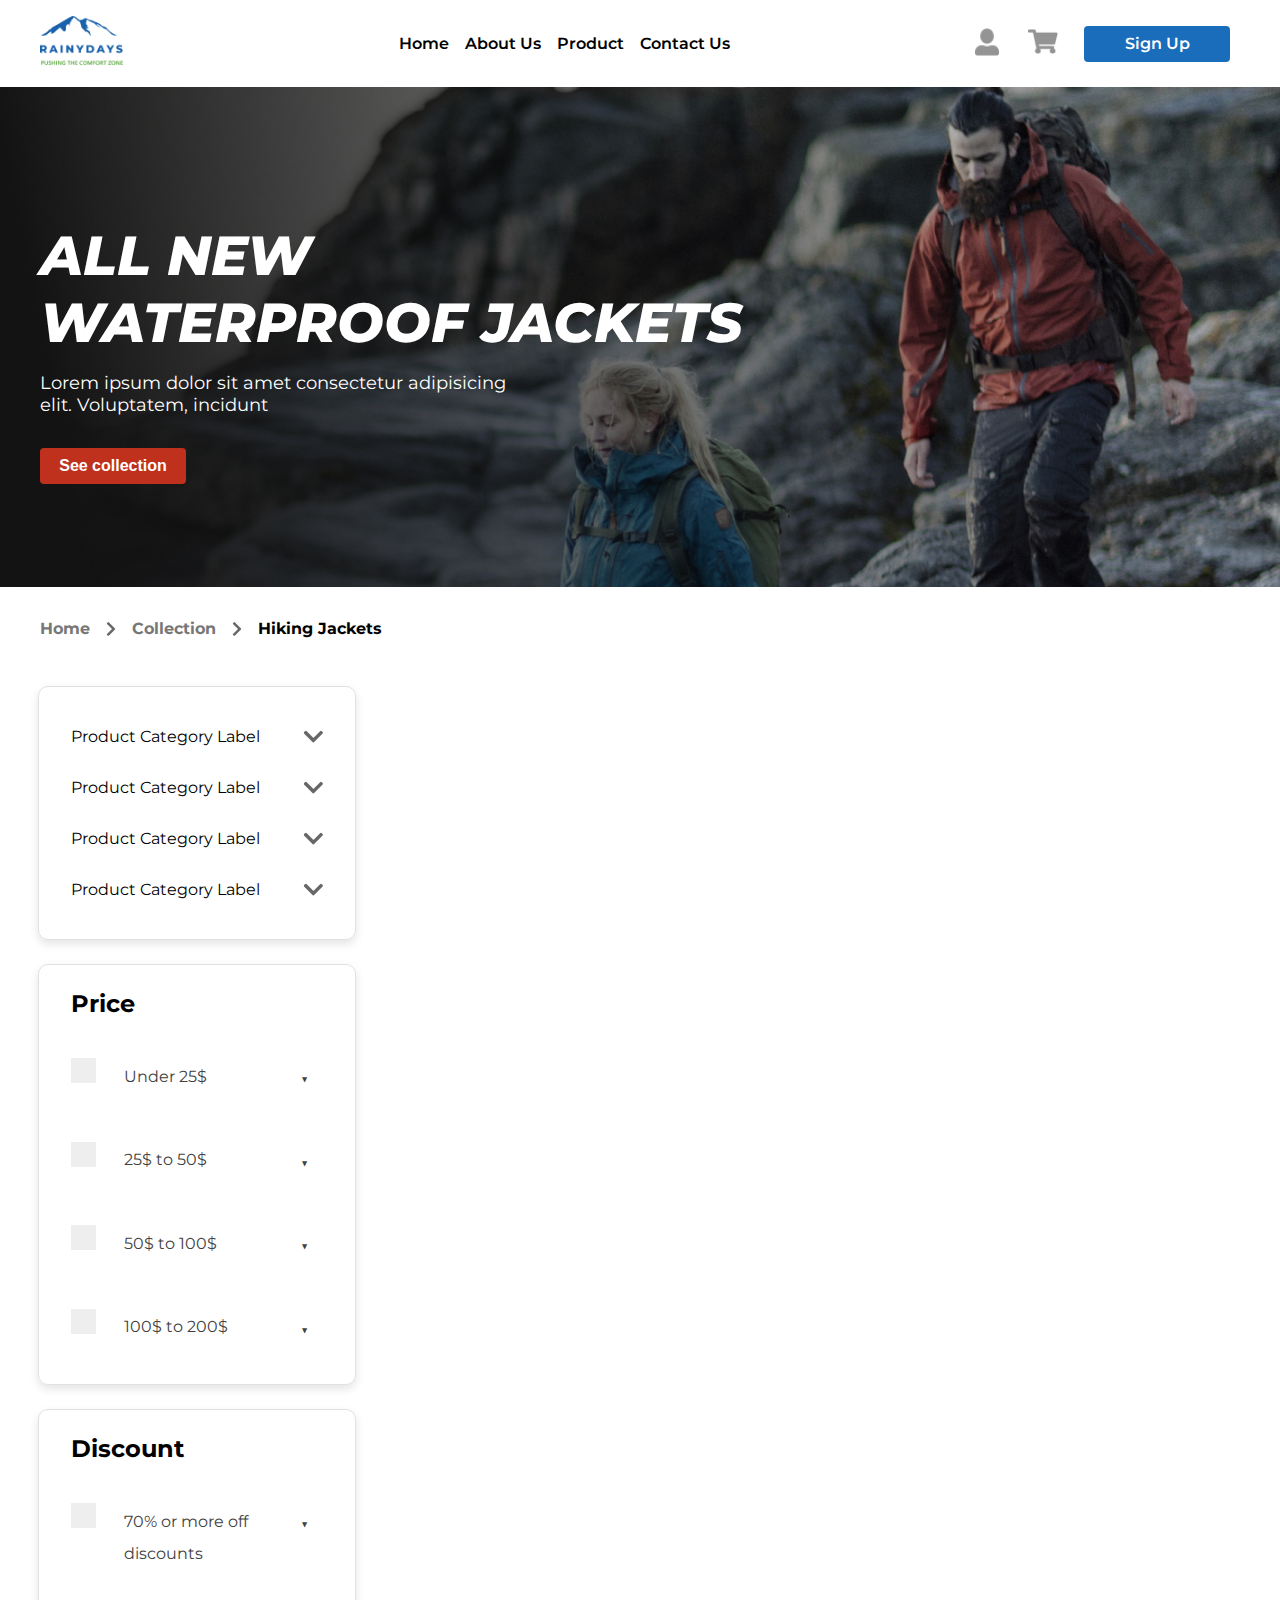
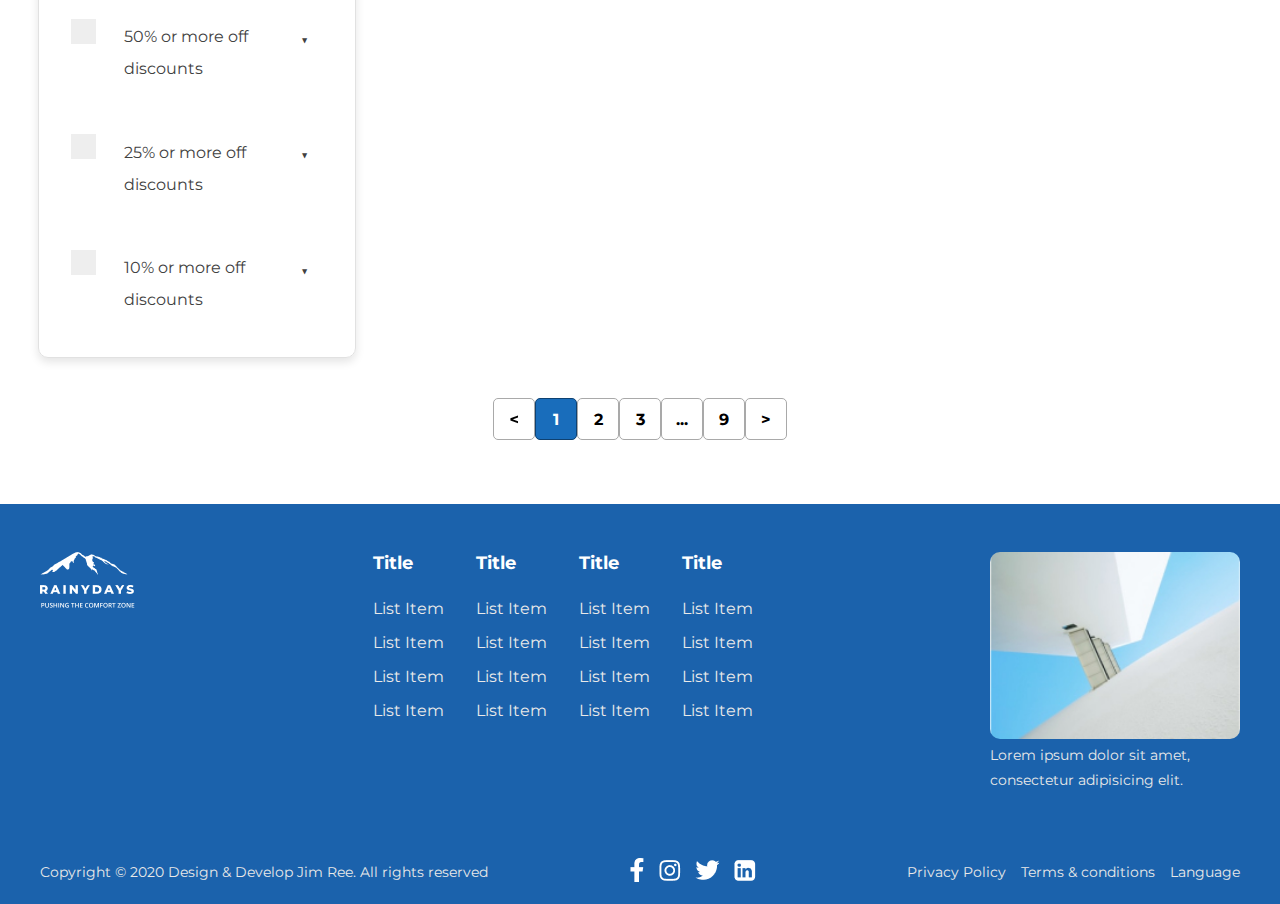
<file: product.html>
<!DOCTYPE html>
<html lang="en">
  <head>
    <meta charset="UTF-8" />
    <meta name="viewport" content="width=device-width, initial-scale=1.0" />
    <link rel="stylesheet" href="Css/styles.css" />
    <link rel="stylesheet" href="Css/product.css" />
    <title>PRODUCT | RAINYDAYS</title>
    <meta name="Description" content="This is the rainDays" />
    <!-- Hotjar Tracking Code for https://first-school-project-jim-ree.netlify.app -->
    <script>
      (function (h, o, t, j, a, r) {
        h.hj =
          h.hj ||
          function () {
            (h.hj.q = h.hj.q || []).push(arguments);
          };
        h._hjSettings = { hjid: 2266911, hjsv: 6 };
        a = o.getElementsByTagName("head")[0];
        r = o.createElement("script");
        r.async = 1;
        r.src = t + h._hjSettings.hjid + j + h._hjSettings.hjsv;
        a.appendChild(r);
      })(window, document, "https://static.hotjar.com/c/hotjar-", ".js?sv=");
    </script>
  </head>

  <body>
    <!-- Navbar starts here -->
    <!-- Navbar starts here -->
    <nav>
      <div class="container">
        <div class="navbar">
          <div class="logo-top">
            <a href="/index.html">
              <img src="/IMG/Logo.png" alt="Logo" width="150px" />
            </a>
          </div>
          <div class="nav-meny">
            <a href="/index.html">Home</a>
            <a href="/om.html">About Us</a>
            <a href="/product.html" class="active">Product</a>
            <a href="/contact.html">Contact Us</a>
          </div>
          <div class="nav-thirdrow">
            <a href="/sign-In.html"
              ><img src="/IMG/Vector1.png" alt="user"
            /></a>
            <a href="/cart.html"><img src="/IMG/Vector2.png" alt="cart" /></a>
            <a href="/sign-up.html" class="btn -primary">Sign Up</a>
          </div>
          <div class="mobile-nav-btn" id="menuToggle">
            <input type="checkbox" />
            <span></span>
            <span></span>
            <span></span>
            <ul id="menu">
              <li><a href="/index.html">Home</a></li>
              <li><a href="/om.html">About Us</a></li>
              <li><a href="/product.html" class="active">Product</a></li>
              <li><a href="/contact.html">Contact Us</a></li>
              <li><a href="/sign-up.html">Sign Up</a></li>
              <li><a href="/sign-In.html">Sign In</a></li>
              <li><a href="/cart.html">Cart</a></li>
            </ul>
          </div>
        </div>
      </div>
    </nav>
    <!-- Navbar ends here -->
    <header class="hero-background">
      <div class="container">
        <div class="content-wrapper">
          <h1><span>ALL NEW</span><span>WATERPROOF JACKETS</span></h1>
          <p>
            Lorem ipsum dolor sit amet consectetur adipisicing elit. Voluptatem,
            incidunt
          </p>
          <button class="btn -primary">See collection</button>
        </div>
      </div>
    </header>
    <main>
      <div class="container">
        <div class="flex-label">
          <span class="text">Home</span>
          <img src="/IMG/rightArrow.png" />
          <span class="text">Collection</span>
          <img src="/IMG/rightArrow.png" />
          <span class="text">Hiking Jackets</span>
        </div>
      </div>
      <div class="mobile-menu-block">
        <div class="container">
          <div class="block">
            <img src="/IMG/filter.png" />
            <span>Filters</span>
          </div>
          <form action="#">
            <div class="select-box">
              <label for="select-box1" class="label select-box1"
                ><span class="label-desc">Sort By</span>
              </label>
              <select id="select-box1" class="select">
                <option value="Choice 1">Price</option>
                <option value="Choice 2">Ratings</option>
                <option value="Choice 3">Newest</option>
              </select>
            </div>
          </form>
        </div>
      </div>
      <div class="container">
        <div class="grid-of-two">
          <div class="menu-blocks">
            <!-- menu blocks goes here -->
            <div class="menu">
              <ul>
                <li>
                  <div class="flex">
                    <span>Product Category Label</span>
                    <img src="/IMG/Icon (4).png" />
                  </div>
                </li>
                <li>
                  <div class="flex">
                    <span>Product Category Label</span>
                    <img src="/IMG/Icon (4).png" />
                  </div>
                </li>
                <li>
                  <div class="flex">
                    <span>Product Category Label</span>
                    <img src="/IMG/Icon (4).png" />
                  </div>
                </li>
                <li>
                  <div class="flex">
                    <span>Product Category Label</span>
                    <img src="/IMG/Icon (4).png" />
                  </div>
                </li>
              </ul>
            </div>
            <!-- second menu -->
            <div class="menu">
              <h1>Price</h1>
              <div class="checkbox-list-wrapper">
                <div class="checkbox-wrapper">
                  <label class="box-container"
                    ><span class="label">Under 25$</span>
                    <input type="checkbox" />
                    <span class="checkmark"></span>
                  </label>
                </div>
                <div class="checkbox-wrapper">
                  <label class="box-container"
                    ><span class="label">25$ to 50$</span>
                    <input type="checkbox" />
                    <span class="checkmark"></span>
                  </label>
                </div>
                <div class="checkbox-wrapper">
                  <label class="box-container"
                    ><span class="label">50$ to 100$</span>
                    <input type="checkbox" />
                    <span class="checkmark"></span>
                  </label>
                </div>
                <div class="checkbox-wrapper">
                  <label class="box-container"
                    ><span class="label">100$ to 200$</span>
                    <input type="checkbox" />
                    <span class="checkmark"></span>
                  </label>
                </div>
              </div>
            </div>
            <!-- Third menu -->
            <div class="menu">
              <h1>Discount</h1>
              <div class="checkbox-list-wrapper">
                <div class="checkbox-wrapper">
                  <label class="box-container"
                    ><span class="label">70% or more off discounts</span>
                    <input type="checkbox" />
                    <span class="checkmark"></span>
                  </label>
                </div>
                <div class="checkbox-wrapper">
                  <label class="box-container"
                    ><span class="label">50% or more off discounts</span>
                    <input type="checkbox" />
                    <span class="checkmark"></span>
                  </label>
                </div>
                <div class="checkbox-wrapper">
                  <label class="box-container"
                    ><span class="label">25% or more off discounts</span>
                    <input type="checkbox" />
                    <span class="checkmark"></span>
                  </label>
                </div>
                <div class="checkbox-wrapper">
                  <label class="box-container"
                    ><span class="label">10% or more off discounts</span>
                    <input type="checkbox" />
                    <span class="checkmark"></span>
                  </label>
                </div>
              </div>
            </div>
          </div>
          <!-- products goes here -->
          <div class="products-wrapper" id="products-list">
            <!-- Product cards here -->
          </div>
        </div>
      </div>
      <div class="pagintation-wrapper">
        <ul>
          <li>></li>
          <li>1</li>
          <li>2</li>
          <li>3</li>
          <li>...</li>
          <li>9</li>
          <li>></li>
        </ul>
      </div>
    </main>
    <!-- --FOOTER starts here -->
    <footer>
      <div class="container">
        <div class="footer-head-container">
          <div class="footerLogo">
            <img src="IMG/Logofooter.png" alt="footer-logo" />
          </div>
          <div class="social-links-mobile">
            <a href="#"><img src="IMG/IconFB.png" /></a>
            <a href="#"><img src="IMG/Iconinstagram.png" /></a>
            <a href="#"><img src="IMG/IconTwitter.png" /></a>
            <a href="#"><img src="IMG/Icon.png" /></a>
          </div>
          <div class="footer-lists">
            <ul>
              <li>Title</li>
              <li>List Item</li>
              <li>List Item</li>
              <li>List Item</li>
              <li>List Item</li>
            </ul>
            <ul>
              <li>Title</li>
              <li>List Item</li>
              <li>List Item</li>
              <li>List Item</li>
              <li>List Item</li>
            </ul>
            <ul>
              <li>Title</li>
              <li>List Item</li>
              <li>List Item</li>
              <li>List Item</li>
              <li>List Item</li>
            </ul>
            <ul>
              <li>Title</li>
              <li>List Item</li>
              <li>List Item</li>
              <li>List Item</li>
              <li>List Item</li>
            </ul>
          </div>
          <div class="footer-bilde">
            <img src="IMG/Image5.jpg" alt="footer-bilde" width="250px" />
            <p class="paragraph">
              Lorem ipsum dolor sit amet, consectetur adipisicing elit.
            </p>
          </div>
        </div>
        <div class="footer-bottom-container">
          <div class="footer-p">
            <p class="paragraph">
              Copyright © 2020 Design & Develop Jim Ree. All rights reserved
            </p>
          </div>
          <div class="social-links">
            <a href="#"><img src="IMG/IconFB.png" /></a>
            <a href="#"><img src="IMG/Iconinstagram.png" /></a>
            <a href="#"><img src="IMG/IconTwitter.png" /></a>
            <a href="#"><img src="IMG/Icon.png" /></a>
          </div>
          <div class="cookies">
            <ul>
              <li>Privacy Policy</li>
              <li>Terms & conditions</li>
              <li>Language</li>
            </ul>
          </div>
        </div>
      </div>
    </footer>
    <!-- --FOOTER ends here -->
    <script src="JS/products.js"></script>
  </body>
</html>
</file>
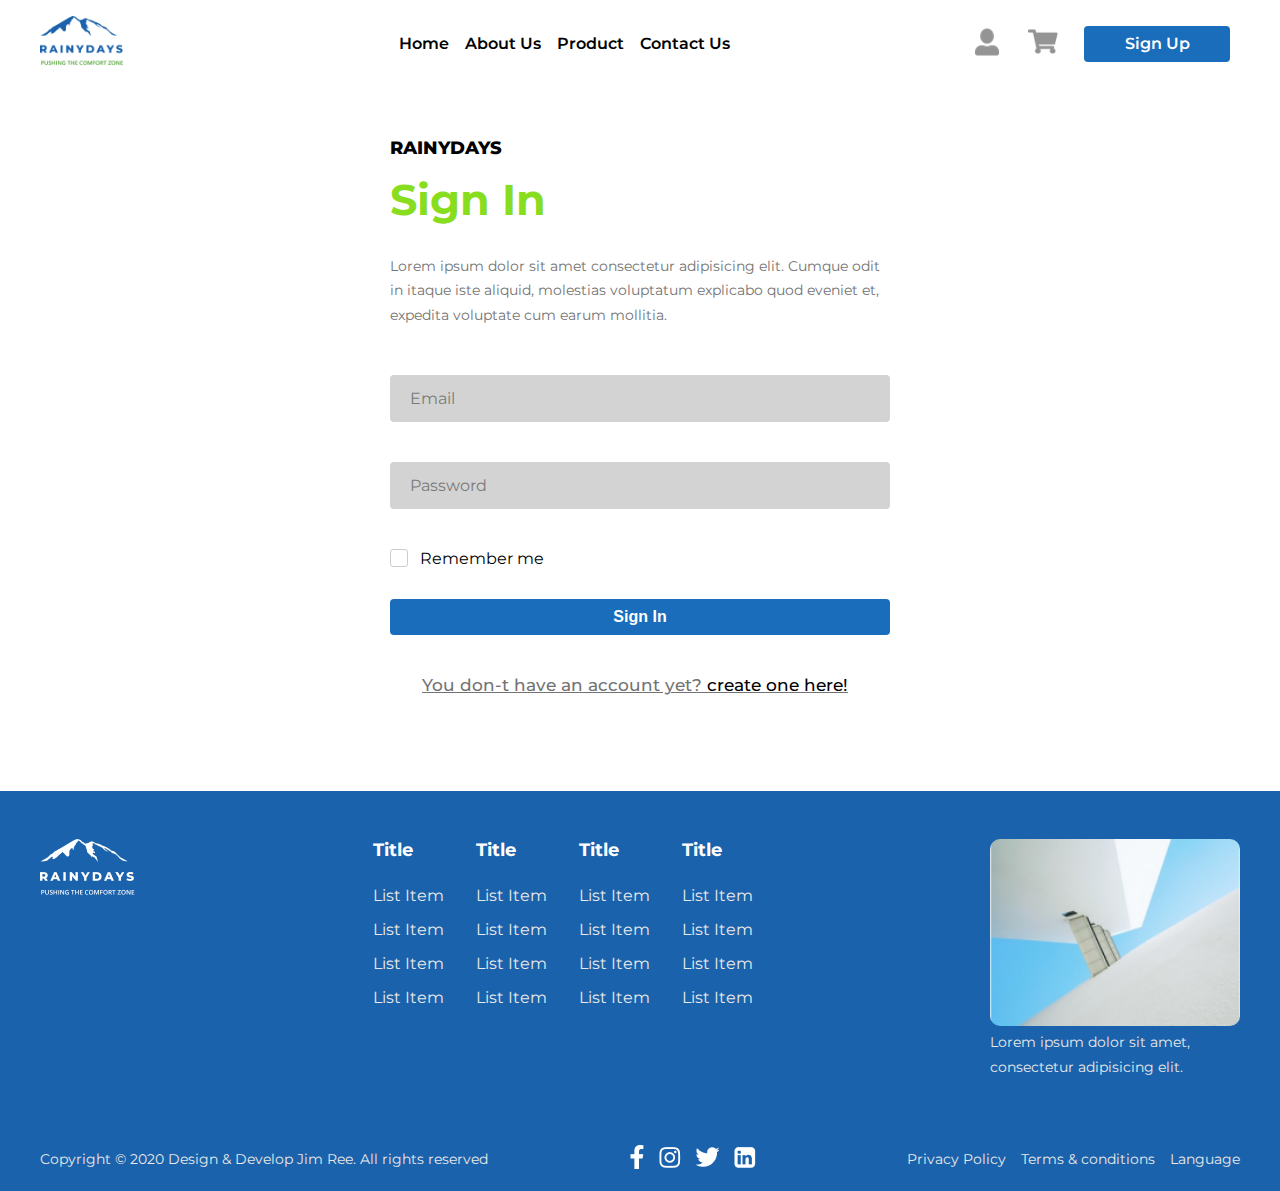
<file: Sign-In.html>
<!DOCTYPE html>
<html lang="en">
  <head>
    <meta charset="UTF-8" />
    <meta name="viewport" content="width=device-width, initial-scale=1.0" />
    <link rel="stylesheet" href="Css/styles.css" />
    <link rel="stylesheet" href="Css/contact.css" />
    <link rel="stylesheet" href="Css/sign.css" />
    <title>SIGN IN | RAINYDAYS</title>
    <meta name="Description" content="This is the rainDays" />
    <!-- Hotjar Tracking Code for https://first-school-project-jim-ree.netlify.app -->
    <script>
      (function (h, o, t, j, a, r) {
        h.hj =
          h.hj ||
          function () {
            (h.hj.q = h.hj.q || []).push(arguments);
          };
        h._hjSettings = { hjid: 2266911, hjsv: 6 };
        a = o.getElementsByTagName("head")[0];
        r = o.createElement("script");
        r.async = 1;
        r.src = t + h._hjSettings.hjid + j + h._hjSettings.hjsv;
        a.appendChild(r);
      })(window, document, "https://static.hotjar.com/c/hotjar-", ".js?sv=");
    </script>
  </head>

  <body>
    <!-- Navbar starts here -->
    <nav>
      <div class="container">
        <div class="navbar">
          <div class="logo-top">
            <a href="/index.html">
              <img src="IMG/Logo.png" alt="Logo" width="150px" />
            </a>
          </div>
          <div class="nav-meny">
            <a href="/index.html">Home</a>
            <a href="/om.html">About Us</a>
            <a href="/product.html">Product</a>
            <a href="/contact.html">Contact Us</a>
          </div>
          <div class="nav-thirdrow">
            <a href="/sign-In.html" class="active"
              ><img src="/IMG/Vector1.png" alt="user"
            /></a>
            <a href="/cart.html"><img src="/IMG/Vector2.png" alt="cart" /></a>
            <a href="/sign-up.html" class="btn -primary">Sign Up</a>
          </div>
          <div class="mobile-nav-btn" id="menuToggle">
            <input type="checkbox" />
            <span></span>
            <span></span>
            <span></span>
            <ul id="menu">
              <li><a href="/index.html">Home</a></li>
              <li><a href="/om.html">About Us</a></li>
              <li><a href="/product.html">Product</a></li>
              <li><a href="/contact.html">Contact Us</a></li>
              <li><a href="/sign-up.html">Sign Up</a></li>
              <li><a href="/sign-In.html" class="active">Sign In</a></li>
              <li><a href="/cart.html">Cart</a></li>
            </ul>
          </div>
        </div>
      </div>
    </nav>
    <!-- Navbar ends here -->
    <!-- --MAIN-SEECTION starts here -->
    <main class="container">
      <div class="section-wrapper">
        <div class="text-content">
          <span class="heading-smd">RAINYDAYS</span>
          <h1 class="heading-smd">Sign In</h1>
          <p class="paragraph">
            Lorem ipsum dolor sit amet consectetur adipisicing elit. Cumque odit
            in itaque iste aliquid, molestias voluptatum explicabo quod eveniet
            et, expedita voluptate cum earum mollitia.
          </p>
        </div>
        <div class="form-contact">
          <form id="sign-in" class="form">
            <div class="formlabel">
              <input
                type="email"
                name="email"
                id="email"
                required
                placeholder="email"
              />
              <label for="email">Email</label>
              <span id="note-email" class="notification"></span>
            </div>
            <div class="formlabel">
              <input
                type="password"
                name="password"
                id="password"
                required
                placeholder="password"
              />
              <label for="password">Password</label>
              <span id="note-password" class="notification"></span>
            </div>
            <div class="form-footer">
              <label class="control control--checkbox"
                >Remember me
                <input type="checkbox" />
                <div class="control--indicator"></div>
              </label>
            </div>
            <button type="submit" class="btn -primary">Sign In</button>
            <span id="submit-results" class="notification"></span>
          </form>
        </div>
        <div class="contact-footer">
          <p>
            You don-t have an account yet?
            <a href="Sign-up.html">create one here!</a>
          </p>
        </div>
      </div>
    </main>
    <!-- --MAIN-SECTION ends here -->
    <!-- --FOOTER starts here -->
    <footer>
      <div class="container">
        <div class="footer-head-container">
          <div class="footerLogo">
            <img src="IMG/Logofooter.png" alt="footer-logo" />
          </div>
          <div class="social-links-mobile">
            <a href="#"><img src="IMG/IconFB.png" /></a>
            <a href="#"><img src="IMG/Iconinstagram.png" /></a>
            <a href="#"><img src="IMG/IconTwitter.png" /></a>
            <a href="#"><img src="IMG/Icon.png" /></a>
          </div>
          <div class="footer-lists">
            <ul>
              <li>Title</li>
              <li>List Item</li>
              <li>List Item</li>
              <li>List Item</li>
              <li>List Item</li>
            </ul>
            <ul>
              <li>Title</li>
              <li>List Item</li>
              <li>List Item</li>
              <li>List Item</li>
              <li>List Item</li>
            </ul>
            <ul>
              <li>Title</li>
              <li>List Item</li>
              <li>List Item</li>
              <li>List Item</li>
              <li>List Item</li>
            </ul>
            <ul>
              <li>Title</li>
              <li>List Item</li>
              <li>List Item</li>
              <li>List Item</li>
              <li>List Item</li>
            </ul>
          </div>
          <div class="footer-bilde">
            <img src="IMG/Image5.jpg" alt="footer-bilde" width="250px" />
            <p class="paragraph">
              Lorem ipsum dolor sit amet, consectetur adipisicing elit.
            </p>
          </div>
        </div>
        <div class="footer-bottom-container">
          <div class="footer-p">
            <p class="paragraph">
              Copyright © 2020 Design & Develop Jim Ree. All rights reserved
            </p>
          </div>
          <div class="social-links">
            <a href="#"><img src="IMG/IconFB.png" /></a>
            <a href="#"><img src="IMG/Iconinstagram.png" /></a>
            <a href="#"><img src="IMG/IconTwitter.png" /></a>
            <a href="#"><img src="IMG/Icon.png" /></a>
          </div>
          <div class="cookies">
            <ul>
              <li>Privacy Policy</li>
              <li>Terms & conditions</li>
              <li>Language</li>
            </ul>
          </div>
        </div>
      </div>
    </footer>
    <!-- --FOOTER ends here -->
    <script src="JS/signIn.js"></script>
  </body>
</html>
</file>
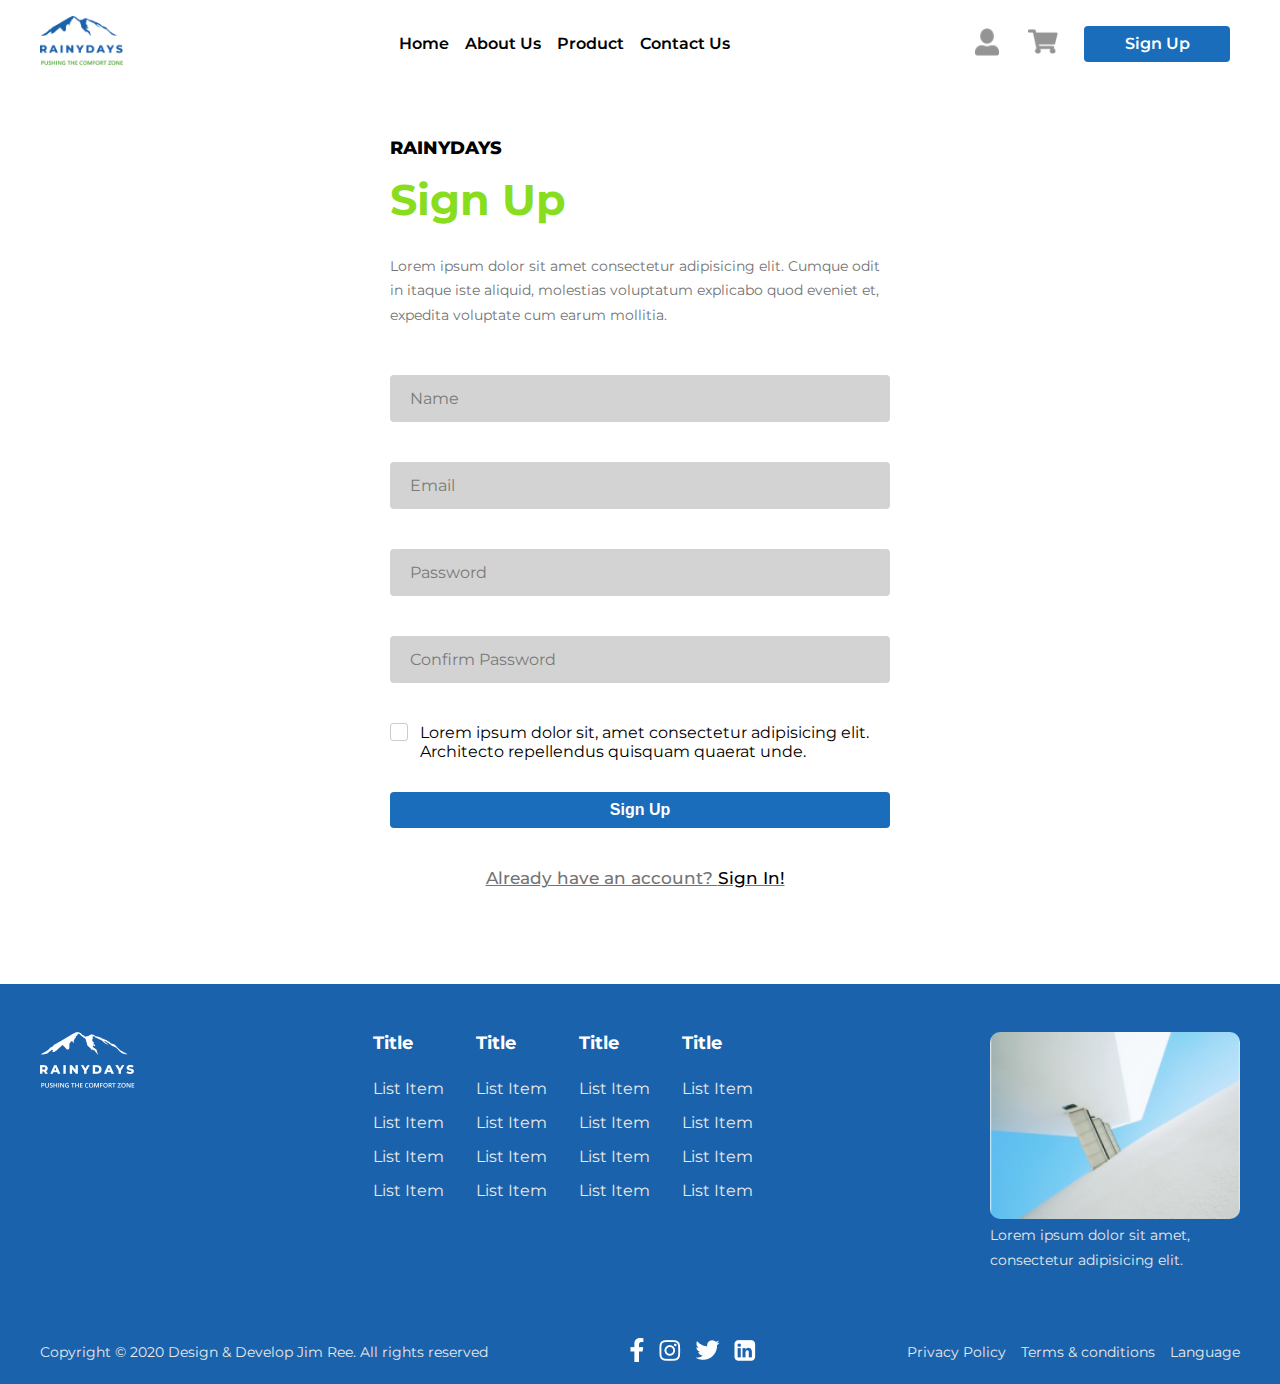
<file: Sign-up.html>
<!DOCTYPE html>
<html lang="en">
  <head>
    <meta charset="UTF-8" />
    <meta name="viewport" content="width=device-width, initial-scale=1.0" />
    <link rel="stylesheet" href="Css/styles.css" />
    <link rel="stylesheet" href="Css/contact.css" />
    <link rel="stylesheet" href="Css/sign.css" />
    <title>SIGN UP | RAINYDAYS</title>
    <meta name="Description" content="This is the rainDays" />
    <!-- Hotjar Tracking Code for https://first-school-project-jim-ree.netlify.app -->
    <script>
      (function (h, o, t, j, a, r) {
        h.hj =
          h.hj ||
          function () {
            (h.hj.q = h.hj.q || []).push(arguments);
          };
        h._hjSettings = { hjid: 2266911, hjsv: 6 };
        a = o.getElementsByTagName("head")[0];
        r = o.createElement("script");
        r.async = 1;
        r.src = t + h._hjSettings.hjid + j + h._hjSettings.hjsv;
        a.appendChild(r);
      })(window, document, "https://static.hotjar.com/c/hotjar-", ".js?sv=");
    </script>
  </head>

  <body>
    <!-- Navbar starts here -->
    <nav>
      <div class="container">
        <div class="navbar">
          <div class="logo-top">
            <a href="/index.html">
              <img src="/IMG/Logo.png" alt="Logo" width="150px" />
            </a>
          </div>
          <div class="nav-meny">
            <a href="/index.html">Home</a>
            <a href="/om.html">About Us</a>
            <a href="/product.html">Product</a>
            <a href="/contact.html">Contact Us</a>
          </div>
          <div class="nav-thirdrow">
            <a href="/sign-In.html"
              ><img src="/IMG/Vector1.png" alt="user"
            /></a>
            <a href="/cart.html"><img src="/IMG/Vector2.png" alt="cart" /></a>
            <a href="/sign-up.html" class="btn -primary active">Sign Up</a>
          </div>
          <div class="mobile-nav-btn" id="menuToggle">
            <input type="checkbox" />
            <span></span>
            <span></span>
            <span></span>
            <ul id="menu">
              <li><a href="/index.html">Home</a></li>
              <li><a href="/om.html">About Us</a></li>
              <li><a href="/product.html">Product</a></li>
              <li><a href="/contact.html">Contact Us</a></li>
              <li><a href="/sign-up.html" class="active">Sign Up</a></li>
              <li><a href="/sign-In.html">Sign In</a></li>
              <li><a href="/cart.html">Cart</a></li>
            </ul>
          </div>
        </div>
      </div>
    </nav>
    <!-- Navbar ends here -->
    <!-- --MAIN-SEECTION starts here -->
    <main class="container">
      <div class="section-wrapper">
        <div class="text-content">
          <span class="heading-smd">RAINYDAYS</span>
          <h1 class="heading-smd">Sign Up</h1>
          <p class="paragraph">
            Lorem ipsum dolor sit amet consectetur adipisicing elit. Cumque odit
            in itaque iste aliquid, molestias voluptatum explicabo quod eveniet
            et, expedita voluptate cum earum mollitia.
          </p>
        </div>
        <div class="form-contact">
          <form action="" method="get" class="form" id="sign-up">
            <div class="formlabel">
              <input type="text" id="name" required placeholder="name" />
              <label for="name">Name</label>
              <span id="note-name" class="notification"></span>
            </div>
            <div class="formlabel">
              <input
                type="email"
                name="email"
                id="email"
                required
                placeholder="email"
              />
              <label for="email">Email</label>
              <span id="note-email" class="notification"></span>
            </div>
            <div class="formlabel">
              <input
                type="password"
                name="password"
                id="password"
                required
                placeholder="password"
              />
              <label for="password">Password</label>
              <span id="note-password" class="notification"></span>
            </div>
            <div class="formlabel">
              <input
                type="password"
                name="pass-confirm"
                id="pass-confirm"
                required
                placeholder="confirm password"
              />
              <label for="pass-confirm">Confirm Password</label>
              <span id="note-pass-confirm" class="notification"></span>
            </div>
            <div class="form-footer">
              <label class="control control--checkbox"
                >Lorem ipsum dolor sit, amet consectetur adipisicing elit.
                Architecto repellendus quisquam quaerat unde.
                <input type="checkbox" />
                <div class="control--indicator"></div>
              </label>
            </div>
            <button type="submit" class="btn -primary">Sign Up</button>
            <span id="submit-results" class="notification"></span>
          </form>
        </div>
        <div class="contact-footer">
          <p>Already have an account? <a href="/sign-In.html">Sign In!</a></p>
        </div>
      </div>
    </main>
    <!-- --MAIN-SECTION ends here -->
    <!-- --FOOTER starts here -->
    <footer>
      <div class="container">
        <div class="footer-head-container">
          <div class="footerLogo">
            <img src="IMG/Logofooter.png" alt="footer-logo" />
          </div>
          <div class="social-links-mobile">
            <a href="#"><img src="IMG/IconFB.png" /></a>
            <a href="#"><img src="IMG/Iconinstagram.png" /></a>
            <a href="#"><img src="IMG/IconTwitter.png" /></a>
            <a href="#"><img src="IMG/Icon.png" /></a>
          </div>
          <div class="footer-lists">
            <ul>
              <li>Title</li>
              <li>List Item</li>
              <li>List Item</li>
              <li>List Item</li>
              <li>List Item</li>
            </ul>
            <ul>
              <li>Title</li>
              <li>List Item</li>
              <li>List Item</li>
              <li>List Item</li>
              <li>List Item</li>
            </ul>
            <ul>
              <li>Title</li>
              <li>List Item</li>
              <li>List Item</li>
              <li>List Item</li>
              <li>List Item</li>
            </ul>
            <ul>
              <li>Title</li>
              <li>List Item</li>
              <li>List Item</li>
              <li>List Item</li>
              <li>List Item</li>
            </ul>
          </div>
          <div class="footer-bilde">
            <img src="IMG/Image5.jpg" alt="footer-bilde" width="250px" />
            <p class="paragraph">
              Lorem ipsum dolor sit amet, consectetur adipisicing elit.
            </p>
          </div>
        </div>
        <div class="footer-bottom-container">
          <div class="footer-p">
            <p class="paragraph">
              Copyright © 2020 Design & Develop Jim Ree. All rights reserved
            </p>
          </div>
          <div class="social-links">
            <a href="#"><img src="IMG/IconFB.png" /></a>
            <a href="#"><img src="IMG/Iconinstagram.png" /></a>
            <a href="#"><img src="IMG/IconTwitter.png" /></a>
            <a href="#"><img src="IMG/Icon.png" /></a>
          </div>
          <div class="cookies">
            <ul>
              <li>Privacy Policy</li>
              <li>Terms & conditions</li>
              <li>Language</li>
            </ul>
          </div>
        </div>
      </div>
    </footer>
    <!-- --FOOTER ends here -->
    <script src="JS/signUp.js"></script>
  </body>
</html>
</file>
<file: Css/styles.css>
@import url("https://fonts.googleapis.com/css2?family=Montserrat:ital,wght@0,400;0,500;0,600;0,700;0,800;0,900;1,800;1,900&display=swap");
@import url("https://fonts.googleapis.com/css2?family=Playfair+Display:ital,wght@0,500;0,600;0,700;0,800;1,500;1,600;1,700;1,800&display=swap");

:root {
  --paragraph: #737373;
  --blue: #196dbb;
  --darkBlue: #0e4171;
  --green: #547a00;
  --darkGreen: #008000;
}

* {
  margin: 0;
  padding: 0;
}

body {
  font-family: "Montserrat", Arial, Helvetica, sans-serif;
  background-color: #ffffff;
  position: relative;
  margin: 0;
  padding: 0;
}

a {
  color: black;
  margin-right: 10px;
  text-decoration: none;
}


.container {
  max-width: 1200px;
  margin: 0 auto;
  padding: 16px;
}

.btn {
  height: 36px;
  width: 146px;
  font-size: 16px;
  font-weight: 600;
  border-radius: 4px;
  border: 0;
  cursor: pointer;
  transition: 0.4s all ease-out;
}

.btn.-primary {
  background: var(--blue);
  color: white;
}
/* #0e4171 */
.btn.-primary:hover {
  background: var(--darkBlue);
}

.btn.-secondary {
  color: var(--blue);
}

.btn.-secondary:hover {
  color: var(--darkBlue);
  text-decoration: underline;
}

.heading-lg {
  font-family: "Playfair-Display";
  line-height: 1.25;
  font-weight: 400;
  font-size: 50px;
}
.heading-md {
  font-size: 28px;
  font-weight: 800;
  margin-bottom: 1.5rem;
  text-transform: uppercase;
  line-height: 1.55;
  font-style: italic;
}
.heading-smd {
  font-size: 22px;
  font-weight: 800;
  margin-bottom: 1.25rem;
  text-transform: capitalize;
  line-height: 1.55;
}

@media screen and (max-width: 1200px) {
  .heading-lg {
    font-size: 42px;
  }
  .heading-md {
    font-size: 25px;
  }
}
@media screen and (max-width: 425px) {
  .heading-lg {
    font-size: 28px;
  }
  .heading-md {
    font-size: 23px;
  }
  .heading-smd {
    font-size: 20px;
  }
}

.paragraph {
  font-size: 14px;
  line-height: 1.75;
  color: var(--paragraph);
}

/* Navbar styles */
nav {
  background-color: white;
}

.nav-meny {
  display: flex;
  justify-content: center;
  font-family: "Montserrat";
  font-weight: 600;
}

nav .btn {
  display: flex;
  align-items: center;
  justify-content: center;
}

.nav-meny a {
  margin-right: 16px;
}

.nav-meny a.active {
  pointer-events: none;
}

.navbar {
  display: flex;
  align-items: center;
  justify-content: space-between;
}

.logo-top {
  display: flex;
  margin-right: 40px;
  width: 93px;
  height: 55.15px;
}

.logo-top img {
  width: 100%;
}

.nav-thirdrow {
  display: flex;
  align-items: center;
  justify-content: center;
}

.nav-thirdrow img {
  height: 28px;
  width: 30px;
  margin-right: 16px;
  object-fit: contain;
  object-position: center;
  opacity: 0.7;
  transition: .2s opacity ease;
}

.nav-thirdrow a:hover img {
  opacity: 1;
}

.mobile-nav-btn,
.mobile-nav-menu {
  display: none;
}

@media screen and (max-width: 768px) {
  nav {
    background-color: white;
    position: fixed;
    top: 0;
    left: 0;
    right: 0;
    z-index: 10;
    box-shadow: -1px 4px 10px 0px #00000042;
    width: 100vw;
  }
  .nav-meny,
  .nav-thirdrow {
    display: none;
  }
  .mobile-nav-btn {
    display: block;
  }
  #menuToggle {
    display: flex;
    flex-direction: column;
    position: relative;
    z-index: 1;
    -webkit-user-select: none;
    user-select: none;
  }

  #menuToggle ul {
    list-style: none;
  }

  #menuToggle input {
    display: flex;
    width: 40px;
    height: 32px;
    position: absolute;
    cursor: pointer;
    opacity: 0;
    z-index: 2;
  }

  #menuToggle span {
    display: flex;
    width: 29px;
    height: 2px;
    margin-bottom: 5px;
    position: relative;
    background: #000000;
    border-radius: 3px;
    z-index: 1;
    transform-origin: 5px 0px;
    transition: transform 0.5s cubic-bezier(0.77, 0.2, 0.05, 1),
      background 0.5s cubic-bezier(0.77, 0.2, 0.05, 1), opacity 0.55s ease;
  }

  #menuToggle span:first-child {
    transform-origin: 0% 0%;
  }

  #menuToggle span:nth-last-child(2) {
    transform-origin: 0% 100%;
  }

  #menuToggle input:checked ~ span {
    opacity: 1;
    transform: rotate(45deg) translate(-3px, -1px);
    background: #000000;
  }
  #menuToggle input:checked ~ span:nth-last-child(3) {
    opacity: 0;
    transform: rotate(0deg) scale(0.2, 0.2);
  }

  #menuToggle input:checked ~ span:nth-last-child(2) {
    transform: rotate(-45deg) translate(0, -1px);
  }

  #menu {
    position: fixed;
    width: 180px;
    height: 100vh;
    box-shadow: 0 0 10px #85888c;
    margin: -50px 0 0 -50px;
    padding: 50px;
    padding-top: 125px;
    top: 0;
    right: 0;
    background-color: #fdfdfd;
    transform-origin: 0% 0%;
    transform: translate(120%, 0);
    transition: transform 0.5s cubic-bezier(0.77, 0.2, 0.05, 1);
  }

  #menu li {
    padding: 1rem 0;
    transition-delay: 2s;
    font-size: 20px;
    font-weight: 700;
  }

  #menu li a.active {
    pointer-events: none;
    color: var(--blue);
  }

  #menuToggle input:checked ~ ul {
    transform: none;
  }
}

.product-image {
  margin-top: 4rem;
  display: grid;
  grid-template-columns: 1fr 1fr 1fr;
  align-items: flex-start;
  justify-content: space-between;
  gap: 5rem;
}

/* newsletter-section */
.newsletter-container {
  display: grid;
  grid-template-columns: 1fr 1fr;
  align-items: center;
  column-gap: 3rem;
  max-width: 1200px;
  margin: 0 auto;
  padding: 16px;
  height: 350px;
}

.newsletter-container img {
  width: 100%;
  object-fit: cover;
  object-position: center;
}

.newsletter-container form input {
  background: #dbdbdb;
  height: 35px;
  border: 0;
  border-radius: 4px;
  padding-left: 16px;
  border-top-right-radius: 0;
  border-bottom-right-radius: 0;
}

.newsletter-container form {
  display: flex;
  margin-top: 1.5rem;
}
.newsletter-container form button {
  margin-left: -5px;
  height: 35px;
  border-top-left-radius: 0;
  border-bottom-left-radius: 0;
}

.newsletter-container #notification.error-n {
  color: #e01010 !important;
}

.newsletter-container #notification {
  color: var(--green);
  margin-top: 1rem;
}

.notification {
  color: var(--green);
  font-size: 14px !important;
  display: block;
  margin: 1rem 0;
}

.notification.error-n {
  color: #e01010 !important;
}


@media screen and (max-width: 890px) {
  .newsletter-container {
    grid-template-columns: 1fr;
    height: 100%;
  }
  .newsletter-container img {
    margin-bottom: 1.5rem;
  }
}
@media screen and (max-width: 768px) {
  .newsletter-container {
    grid-template-columns: 1fr;
    height: 100%;
  }
  .newsletter-container img {
    margin-left: -30px;
    width: 100vw;
  }
}
@media screen and (max-width: 425px) {
  .newsletter-container {
    margin-bottom: 0.5rem;
    padding: 0;
  }
  .newsletter-container img {
    margin-left: -16px;
  }
  .newsletter-container form input {
    width: 55%;
  }
  .newsletter-container form button {
    margin-left: 0;
  }
  .newsletter-container .content-block {
    width: 96%;
  }
}
/* FOOTER */

footer {
  background-color: #1b62ac;
  padding-top: 2rem;
}

footer .paragraph {
  color: #e9e9e9;
}

footer .social-links-mobile {
  display: none;
}

.footer-head-container .footer-lists {
  display: grid;
  grid-template-columns: 1fr 1fr 1fr 1fr;
  column-gap: 2rem;
}

.footer-head-container .footer-lists ul {
  list-style: none;
  color: #e9e9e9;
  font-family: "montserrat";
  font-size: 16px;
}

.footer-head-container .footer-lists ul li:first-child {
  list-style: none;
  color: #ffffff;
  font-family: "montserrat";
  font-size: 16px;
}

.footer-head-container .footer-lists ul li:first-child {
  font-weight: 700;
  font-size: 18px;
  margin-bottom: 25px;
}

.footer-head-container .footer-lists ul li {
  margin-bottom: 15px;
}

.footer-head-container .footer-bilde {
  width: 250px;
}

.footer-head-container .footer-bilde img {
  border-radius: 10px;
  width: 100%;
}

.footer-bottom-container {
  width: 100%;
  display: flex;
  align-items: center;
  justify-content: space-between;
}

.footer-bottom-container .cookies ul {
  list-style: none;
  display: flex;
}

.footer-bottom-container .cookies ul li {
  margin-right: 15px;
  font-size: 14px;
  color: #e9e9e9;
}

.footer-bottom-container .cookies ul li:last-child {
  margin-right: 0;
}

.footer-head-container {
  display: flex;
  align-items: flex-start;
  justify-content: space-between;
  margin-bottom: 4rem;
}

@media screen and (max-width: 945px) {
  footer .social-links-mobile {
    display: flex;
  }
  footer .footer-head-container {
    flex-direction: column;
  }
  footer .footerLogo,
  footer .social-links-mobile,
  footer .footer-lists {
    margin-bottom: 1.5rem;
  }
  .footer-bottom-container {
    flex-direction: column-reverse;
    align-items: baseline !important;
  }
  .footer-bottom-container .social-links {
    display: none;
  }
  .footer-bottom-container .cookies {
    margin-bottom: 1rem;
  }
}
@media screen and (max-width: 425px) {
  footer .footerLogo,
  footer .social-links-mobile,
  footer .footer-lists {
    margin-bottom: 2rem;
  }
  .footer-head-container .footer-bilde {
    width: 100%;
  }
  .footer-head-container .footer-bilde img {
    height: 200px;
    object-fit: cover;
    object-position: center;
  }
  .footer-head-container .footer-lists {
    grid-template-columns: 1fr 1fr;
    column-gap: 4rem;
    row-gap: 2rem;
  }
  .footer-head-container {
    margin-bottom: 2rem;
  }
}
</file>
<file: Css/home.css>
/* @HOME hero */

.hero {
  display: grid;
  grid-template-columns: 1fr 1fr;
  margin-top: 2rem;
  align-items: center;
  column-gap: 1rem;
}

.hero .btns-wrapper {
  display: flex;
  align-items: center;
}

.hero .btns-wrapper a:first-child {
  margin-right: 1rem;
}
.hero a {
  display: flex;
  align-items: center;
  justify-content: center;
}

.hero .paragraph {
  margin: 1.5rem 0;
}

.hero img {
  width: 100%;
}

/* @HOME section-1 */

.--section-1 {
  margin: 2rem 0 3rem;
}
.--section-1 span {
  display: block;
}

.--section-1 .heading-lg {
  margin-bottom: 1.5rem;
}

.section-1-products {
  display: flex;
  align-items: flex-start;
  justify-content: space-between;
  flex-wrap: wrap;
  margin: 2.5rem 0 3.5rem;
}

.--section-2 .text-content {
  display: flex;
  flex-direction: column;
  justify-content: center;
  margin: 2rem;
  color: white;
}

.--section-2 .text-content .paragraph {
  color: #b4b4b4;
}

.product-cards-wrapper {
  max-width: 340px;
  display: flex;
  flex-direction: column;
  position: relative;
  padding: .5rem;
}

.product-cards-wrapper::after {
  content: "";
  display: block;
  position: absolute;
  top: 0;
  bottom: 0;
  left: 0;
  right: 0;
  background-color: transparent;
}

.product-cards-wrapper:hover::after {
  background-color: #0000000f;
}

.product-cards-wrapper .product-card-text {
  z-index: 100;
}

.product-cards-wrapper img {
  width: 100%;
  object-fit: cover;
  object-position: center;
  margin-bottom: 1.5rem;
  height: 250px;
}
/* //#196dbb */
.product-cards-wrapper a {
  color: var(--blue); 
  display: flex;
  margin-top: 0.75rem;
  margin-bottom: 1rem;
  font-weight: 700;
}

.product-cards-wrapper a span {
  margin-left: 0.5rem;
  font-size: 30px;
  margin-top: -0.6rem;
}

/* @HOME section-2 */

.--section-2 {
  display: grid;
  grid-template-columns: 1fr 1fr;
  background-color: black;
}

.--section-2 .text-content {
  padding: 1.5rem;
}

.--section-2 .cover-content {
  width: 100%;
  height: 100%;
  object-position: center;
  object-fit: cover;
}

.--section-2 .cta {
  margin-top: 1.5rem;
  cursor: pointer;
  width: fit-content;
  transition: 0.4s all ease-out;
  display: flex;
  align-items: center;
  font-size: 16px;
  font-weight: 600;
  color: white;
  opacity: 1;
}

.--section-2 .cta:hover {
  opacity: 0.5;
}

.--section-2 .cta span {
  display: block;
  margin-right: 1rem;
}

/* @HOME section-3 */

.--section-3 {
  display: grid;
  grid-template-columns: 1fr 1fr;
  align-items: center;
  column-gap: 2rem;
  row-gap: 2rem;
  margin: 4rem 0;
}

.--section-3 .card-wrapper {
  padding: 0 2.5rem;
}

@media screen and (max-width: 1200px) {
  /* HERO */
  .hero img {
    height: 450px;
    object-fit: cover;
    object-position: bottom right;
  }
}
@media screen and (max-width: 768px) {
  /* HERO */
  header.container {
    margin-top: 4rem;
  }
  .hero {
    grid-template-columns: 1fr;
    margin-top: 0;
    row-gap: 1.5rem;
  }
  .hero img {
    grid-area: 1;
    height: 300px;
    object-fit: cover;
    object-position: center;
    margin-left: -16px;
    width: calc(100% + 33px);
  }
  /* SECTION-1 */
  .product-cards-wrapper {
    width: 47%;
    margin-bottom: 1.5rem;
  }
  /* SECTION-2 */
  .--section-2 {
    grid-template-columns: 1fr;
    margin-left: -16px;
    width: 100vw;
  }
  .--section-2 .text-content {
    padding: 0;
  }
  .--section-2 .cover-content {
    height: 300px;
  }
  .--section-2 .cover-content:first-child {
    object-position: top;
  }
  .--section-2 .cover-content:last-child {
    object-position: bottom;
    grid-area: 3;
  }
  /* SECTION-3 */
  .--section-3 {
    grid-template-columns: 1fr;
  }
  .--section-3 .card-wrapper {
    padding: 0 1rem;
  }
}

@media screen and (max-width: 600px) {
  /* SECTION-1 */  
  .product-cards-wrapper {
    width: 100%;
    max-width: none;
  }
}

@media screen and (max-width: 425px) {
  /* HERO */
  header.container {
    padding: 0 1rem;
  }
  .hero img {
    height: 250px;
  }
  /* SECTION-1 */
  .--section-1 {
    margin-bottom: 1rem;
  }
  .section-1-products {
    flex-direction: column;
    margin-bottom: 0;
  }
  /* SECTION-2 */
  .--section-2 .text-content {
    margin: 2rem 1.5rem;
  }
  .--section-2 .cover-content {
    height: 250px;
  }
  /* SECTION-3 */
  .--section-3 {
    margin: 2rem 0;
  }
  .--section-3 .card-wrapper {
    padding: 0 0.5rem;
  }
}

@media screen and (max-width: 375px) {
  .footer-bottom-container .cookies ul {
    flex-direction: column;
  }
  .footer-bottom-container .cookies ul li {
    margin-bottom: 1.5rem;
  }
  .footer-bottom-container .cookies ul li:last-child {
    margin-bottom: 0;
  }
}
</file>
<file: Css/cart.css>
main.container {
    padding-top: 2rem;
    min-height: calc(100vh - 87px);
}

.cart-grids {
    display: grid;
    grid-template-columns: 1fr auto;
    column-gap: 4rem;
    margin: 3rem 0;
}

.cart-table-header {
    display: flex;
    align-items: baseline;
    justify-content: space-between;
}

.cart-table-header a {
    text-decoration: underline;
    transition: .2s all ease;
}

.cart-table-header a:hover {
    color: var(--paragraph);
}

.empty-cart {
    margin: 5rem auto;
    text-align: center;
    font-size: 17px;
    font-weight: 500;
    color: var(--paragraph);
}

.product-info {
    display: flex;
    align-items: flex-start;
    margin: 4rem 0;
    border: 1px solid #c8c8c8;
    border-radius: 5px;
    padding: .75rem;
}

.product-info-flex {
    display: flex;
    align-items: flex-start;
    justify-content: space-between;
    width: 100%;
}

.product-info-cols {
    width: 100%;
    max-width: 250px;
    padding: 0 1.5rem;
    margin: 1.5rem 0;
}

.product-info-cols li {
    margin-bottom: 1.5rem;
}

.product-info-cols li:last-child {
    margin-bottom: 1rem;
}

.product-info-cols span,
.total-box span {
    display: block;
    font-size: 16px;
    font-weight: 700;
}

.product-info ul li,
.total-box {
    list-style: none;
    display: flex;
    align-items: flex-start;
    justify-content: space-between;
}

.product-info ul li h1,
.product-info ul li .paragraph,
.product-info ul li:last-child p,
.total-box p {
    font-size: 16px;
    margin: 0;
    line-height: unset;
    font-weight: 600;
    color: var(--paragraph);
    text-align: right;
}

.product-info ul li:last-child p {
    color: var(--green);
}

.total-box {
    margin: 1.5rem 0;
    padding: 0 1.5rem;
}

.total-box p {
    margin-left: 1.5rem;
}

.total-box p span {
    display: inline;
}

.amount-box{
    margin-top: 1.5rem;
}

.amount-box div {
    padding: .5rem 1rem;
    border: 1px solid #dadada;
    font-size: 18px;
    display: flex;
    align-items: center;
    justify-content: center;
}

.amount-box div:nth-child(2) {
    display: flex;
    align-items: center;
    flex-direction: row;
}

.amount-box div:nth-child(2) #amount-text {
    color: var(--paragraph);
    display: inline-block;
    margin: 0 8px;
}

.amount-box div > * {
    cursor: inherit;
}
  
.amount-box div:first-child,
.amount-box div:last-child {
    cursor: pointer;
}

.amount-box div:first-child:hover,
.amount-box div:last-child:hover {
    background-color: #00000015;
}

.amount-box div:first-child:focus-within,
.amount-box div:last-child:focus-within {
    background-color: #0000002d;
}

.amount-box div:first-child {
    border-top-left-radius: 10px;
    border-top-right-radius: 10px;
}

.amount-box div:last-child {
    border-bottom-left-radius: 10px;
    border-bottom-right-radius: 10px;
}


.cart-table-2 {
    width: 270px;
    background: #1d1d1d;
    padding: 2rem 1.5rem;
    color: white;
    border-radius: 7px;
    height: fit-content;
}


.cart-table-2 .paragraph {
    color: #F7F7F7;
    margin: 1.5rem 0;
}

.cart-table-2 .paragraph a {
    color: white;
    font-weight: 500;
    text-decoration: underline;
}

.cart-table-2 .btn {
    display: flex;
    align-items: center;
    justify-content: center;
    width: 100%;
}

table {
    width: 100%;
    background: aliceblue;
    color: var(--paragraph);
    border-radius: 7px;
    border: 1px solid gray;
    margin-top: 2rem;
}

table td, table th {
    padding: 1rem;
}

.table-header {
    text-align: left;
}

.table-footer td,
.table-header th {
    color: black;
    font-size: 16px;
    font-weight: 700;
}

@media screen and (max-width: 1350px) {
    .product-info img {
        width: 150px;
        height: 100%;
        margin: 1.5rem 5px 0;
    }
}

@media screen and (max-width: 1150px) {
    .product-info {
        flex-direction: column;
    }
    .product-info-cols, 
    .total-box {
        padding-left: 5px;
        padding-right: 5px;
    }
}

@media screen and (max-width: 900px) {
    .product-info {
        margin: 2rem 0;
    }
    .product-info img {
        margin: 0;
    }
    .product-info-flex {
        flex-direction: column;
        align-items: stretch;
    }
    .product-info-cols {
        width: 100%;
        max-width: calc(100% - 1rem);
        margin: 1.5rem 0 .5rem;
    }
    .amount-box {
        margin: 0;
        display: flex;
    }    
    .amount-box div:first-child {
        border-top-left-radius: 10px;
        border-top-right-radius: 0px;
        border-bottom-left-radius: 10px;
        width: 100%;
    }
    .amount-box div:last-child {
        border-top-right-radius: 10px;
        border-bottom-left-radius: 0px;
        border-bottom-right-radius: 10px;
        width: 100%;
    }
    .amount-box .amount-number {
        width: 100%;
    }
}

@media screen and (max-width: 768px) {
    main.container {
        margin-top: 5rem;
    }
    .cart-grids {
        column-gap: 2rem;
    }
}

@media screen and (max-width: 670px) {
    .cart-grids {
        display: flex;
        flex-direction: column;
    }
    .cart-table-2 {
        width: auto;
    }
}
</file>
<file: Css/contact.css>
.--section-1 .section-wrapper {
  display: grid;
  grid-template-columns: 1fr 1fr;
}

.top-contact-content {
  display: flex;
  flex-direction: column;
  margin: 2rem 3rem 2rem 0;
  color: black;
}

.top-contact-content .heading-md {
  font-size: 18px;
  margin-bottom: 0;
  font-weight: 900;
}

.top-contact-content .heading-lg {
  font-size: 45px;
  margin-bottom: 1.5rem;
}

.top-contact-content-right {
  margin-top: 9rem;
  flex-direction: column;
  justify-content: center;
  color: black;
}

.top-contact-content-right-map {
  flex-direction: column;
  justify-content: center;
  margin: 2rem;
  margin-left: 0px;
}

.top-contact-content-right img {
  padding: 5px;
}

.form-contact {
  display: flex;
  flex-direction: column;
  margin: 4rem 0;
  color: black;
}
.contact-info {
  display: flex;
  align-items: center;
}

.contact-info span {
  display: inline;
  font-size: 14px;
  text-transform: lowercase;
}

.contact-info img {
  margin-right: 1rem;
}

.contact-info:nth-child(2) img {
  margin-right: 22px;
}
.contact-info:nth-child(3) span {
  text-decoration: underline;
}

.formlabel input {
  padding: 1rem 1rem;
  border: 0;
  background: #d3d3d3;
  width: calc(100% - 2rem);
  margin-bottom: 1rem;
  border-radius: 4px;
}

.formlabel3 textarea {
  border-radius: 4px;
  padding: 1.25rem 1rem;
  border: 0;
  background: #d3d3d3;
  resize: none;
  width: calc(100% - 2rem);
  height: 230px;
}
.form-contact button {
  margin-top: 1rem;
  width: 100%;
  padding: 0 1rem;
}

.formlabel {
  position: relative;
}

.formlabel label {
  position: absolute;
  color: rgb(122, 122, 122);
  top: 14px;
  left: 20px;
  background-color: transparent;
  transition: .2s all ease;
}

.formlabel input::placeholder,
.formlabel3 textarea::placeholder {
  opacity: 0;
}

.formlabel input:not(:placeholder-shown) + label,
.formlabel3 textarea:not(:placeholder-shown) + label {
  top: -10px;
  background-color: white;
  padding: 0 .5rem;
}

.formlabel3 {
  position: relative;
}

.formlabel3 label {
  position: absolute;
  color: rgb(122, 122, 122);
  top: 14px;
  left: 20px;
}

#submit-results {
  text-align: center;
}

@media screen and (max-width: 1200px) {
  .--section-1 .section-wrapper {
    column-gap: 2rem;
  }
  .top-contact-content {
    margin-right: 0;
  }
  .top-contact-content-right-map {
    margin: 2rem 0;
    width: 100%;
  }
  .top-contact-content-right-map img {
    width: 100%;
  }
}

@media screen and (max-width: 969px) {
  .formlabel3 textarea {
    height: 170px;
  }
  .form-contact {
    margin-top: 2.5rem;
  }
}
@media screen and (max-width: 921px) {
  .top-contact-content-right {
    margin-top: 12.5rem;
  }
}

@media screen and (max-width: 768px) {
  .--section-1 {
    margin-top: 4rem !important;
  }
  .--section-1 .section-wrapper {
    grid-template-columns: 1fr;
  }
  .top-contact-content-right {
    margin-top: 1.5rem;
  }
  .top-contact-content-right-map img {
    padding: 0;
  }
  .top-contact-content {
    margin: 2rem 0rem 1rem 0;
  }
  .form-contact {
    margin-bottom: 0;
  }
  .top-contact-content-right-map {
    margin-bottom: 0;
  }
  .top-contact-content-right-map img {
    height: 250px;
    object-fit: cover;
    object-position: center;
  }
  .newsletter-container img {
    margin-left: -16px !important;
  }
  .top-contact-content .heading-md {
    font-size: 16px;
    margin-bottom: 0.5rem;
  }

  .top-contact-content .heading-lg {
    font-size: 35px;
    margin-bottom: 1.5rem;
  }
}

@media screen and (max-width: 425px) {
  .newsletter-container img {
    margin-left: 0px !important;
  }
  .newsletter-container .content-block {
    margin: auto;
    width: 95%;
  }
}
</file>
<file: Css/om.css>
.--section-1,
.--section-2 {
  display: grid;
  grid-template-columns: 1fr 1fr;
  align-items: center;
  margin: 2rem 0;
}

.--section-1 .text-content {
  color: black;
}

.--section-1 .heading-md,
.--section-2 .heading-md {
  font-size: 20px;
  font-weight: 800;
  margin: 0;
}

.--section-1 .heading-lg,
.--section-2 .heading-lg {
  font-size: 42px;
  margin: 1rem 0;
}

.--section-2 img {
  margin-left: auto;
}

.--section-3 {
  height: 226px;
  width: 100%;
  background-image: url("../IMG/Rectangle35.jpg");
  background-size: auto;
  background-repeat: no-repeat;
  background-position: center;
  position: relative;
  margin: 5rem 0 0;
}

.--section-3 .background {
  position: absolute;
  width: 100%;
  height: 100%;
  display: flex;
  align-items: center;
  justify-content: center;
  background: #00000085;
}

.--section-3 .background p {
  color: white;
  width: 50%;
  text-align: center;
  font-family: "Montserrat";
}

@media screen and (max-width: 1100px) {
  .--section-1 img,
  .--section-2 img {
    width: 90%;
    height: 100%;
    object-fit: cover;
    object-position: center;
  }
}

@media screen and (max-width: 768px) {
  .--section-1 {
    margin-top: 4rem;
  }
  .--section-1,
  .--section-2 {
    grid-template-columns: 1fr;
    row-gap: 1rem;
  }
  .--section-1 img,
  .--section-2 img {
    margin-left: -16px;
    height: 300px;
    width: 100vw;
  }
  .--section-1 .text-content,
  .--section-2 .text-content {
    margin: 1.5rem 0;
  }
  .--section-1 img {
    object-position: 50% 70%;
  }
  .--section-2 img {
    grid-area: 1;
  }
  .--section-1 .heading-md {
    font-size: 18px;
  }
  .--section-1 .heading-lg,
  .--section-2 .heading-lg {
    font-size: 35px;
  }
  .--section-2 .heading-lg {
    margin-top: 0;
  }
  .--section-3 {
    margin-left: -16px;
    margin-top: 2rem;
    margin-bottom: 2rem;
    width: 100vw;
  }
  .--section-3 .background p {
    width: 70%;
  }
  .newsletter-container {
    padding: 0 1rem 2.5rem;
  }
  .newsletter-container img {
    display: none;
  }
}

@media screen and (max-width: 425px) {
  .--section-1 img,
  .--section-2 img {
    height: 250px;
  }
  .--section-3 .background p {
    width: 90%;
  }
}
</file>
<file: Css/product.css>
.hero-background {
  background-image: url("../IMG/Rectangle33.jpg");
  background-size: cover;
  background-position: center;
  background-repeat: no-repeat;
  height: 500px;
  width: 100%;
}
.hero-background .container {
  display: flex;
  height: inherit;
  align-items: center;
}
.hero-background .content-wrapper {
  display: block;
}

.hero-background .content-wrapper h1 {
  font-style: italic;
  font-size: 55px;
  color: white;
  font-weight: 800;
}

.hero-background .content-wrapper span {
  display: block;
}

.hero-background .content-wrapper p {
  font-size: 18px;
  margin: 1rem 0;
  color: white;
  width: 70%;
}

.hero-background .content-wrapper button {
  margin-top: 1rem;
  background: #c0311d;
}

.flex-label {
  margin: 1rem 0;
  display: flex;
  align-items: center;
}

.flex-label span {
  margin-right: 1rem;
}

.flex-label .text {
  font-weight: 700;
  margin-left: 1rem;
  color: #777777;
}

.flex-label .text:first-child {
  margin-left: 0;
}

.flex-label .text:last-of-type {
  color: black;
}

.select-box {
  cursor: pointer;
  position: relative;
  max-width: 9rem;
  width: 100%;
}

.mobile-menu-block form {
  width: 9rem;
}

.mobile-menu-block .block {
  display: flex;
  align-items: center;
  justify-content: center;
}

.mobile-menu-block .block span {
  display: block;
  font-size: 16px;
  font-weight: 700;
  text-decoration: underline;
  margin-left: 1rem;
}

.select,
.label {
  color: #414141;
  display: block;
  font-weight: 400;
  font-size: 17px;
  line-height: 2em;
}

.select {
  width: 100%;
  position: absolute;
  top: 0;
  padding: 5px 0;
  height: 40px;
  opacity: 0;
  background: none transparent;
  border: 0 none;
}
.select-box1 {
  background: #ffffff;
  border: 2px solid gray;
  border-radius: 0.5rem;
}

.label {
  position: relative;
  padding: 5px 10px;
  cursor: pointer;
}
.open .label::after {
  content: "▲";
}
.label::after {
  content: "▼";
  font-size: 12px;
  position: absolute;
  right: 0;
  top: 0;
  padding: 5px 15px;
  border-left: 5px solid #fff;
}

.grid-of-two {
  display: grid;
  grid-template-columns: 1.5fr 4fr;
  column-gap: 2.5rem;
}

.mobile-menu-block {
  display: none;
}

.products-wrapper {
  display: grid;
  grid-template-columns: 1fr 1fr 1fr;
  column-gap: 1.5rem;
  row-gap: 1.5rem;
}

.products-wrapper .card-image-cover {
  width: 100%;
  min-height: 100px;
  max-height: 250px;
  height: 250px;
  background-color: darkgray;
  object-fit: cover;
}

.products-wrapper a {
  color: black;
  margin-right: 10px;
  height: fit-content;
  text-decoration: none;
  display: block;
  padding: .5rem;
  position: relative;
}

.products-wrapper a::after {
  content: "";
  position: absolute;
  top: 0;
  bottom: 0;
  left: 0;
  right: 0;
  background-color: transparent;
  transition: .2s all ease;
}

.products-wrapper a:hover::after {
  background: #0000000c;
}

.product-card img {
  width: 100%;
  margin-bottom: 0.5rem;
}

.product-card .product-card-footer {
  margin-top: 1rem;
}

.product-card .product-card-footer img {
  margin: 0;
}

.product-card h1 {
  font-size: 14px;
  margin: 0;
  padding: 0;
}

.product-card .product-card-footer {
  display: flex;
  align-items: center;
  justify-content: space-between;
}

.product-card .product-card-footer span {
  display: block;
  font-size: 20px;
  font-weight: 700;
  color: var(--green);
}
.product-card .product-card-footer ul {
  display: flex;
  align-items: center;
  list-style: none;
}
.product-card .product-card-footer ul li {
  margin-right: 0.5rem;
}
.product-card .product-card-footer ul li::last-of-type {
  margin-right: 0;
}

.pagintation-wrapper {
  width: 100%;
  margin: 0 auto;
  display: block;
}
 
.pagintation-wrapper ul {
  list-style: none;
  display: flex;
  width: fit-content;
  margin: 0 auto 4rem;
}
 
.pagintation-wrapper ul li {
  width: 40px;
  height: 40px;
  border: 1px solid darkgray;
  display: flex;
  align-items: center;
  justify-content: center;
  border-radius: 5px;
  font-weight: 700;
}
 
.pagintation-wrapper ul li:nth-child(2) {
  border: 1px solid var(--darkBlue);
  background-color: var(--blue);
  color: white;
}
 
.pagintation-wrapper ul li:nth-child(1) {
  transform: rotateY(180deg);
}

.menu-blocks {
  display: flex;
  flex-direction: column;
  align-items: flex-end;
}

.menu {
  border: 1px solid #e1e1e1;
  border-radius: 10px;
  width: 100%;
  height: fit-content;
  padding: 0.5rem 0;
  box-shadow: 0px 4px 10px #0000001c;
  margin-bottom: 1.5rem;
}

.menu ul {
  list-style: none;
}

.menu ul li {
  margin: 2rem;
}

.menu ul li .flex {
  display: flex;
  align-items: center;
  justify-content: space-between;
}
.menu ul li .flex span {
  display: block;
  font-size: 16px;
}

.menu:nth-child(2) h1,
.menu:nth-child(3) h1 {
  margin-top: 1rem;
  font-size: 18px;
}

.menu:nth-child(2) .checkbox-list-wrapper,
.menu:nth-child(3) .checkbox-list-wrapper {
  display: flex;
  flex-direction: column;
  align-items: initial;
  padding: 0 2rem;
}
.menu:nth-child(2) .checkbox-list-wrapper .checkbox-wrapper,
.menu:nth-child(3) .checkbox-list-wrapper .checkbox-wrapper {
  margin: 1rem 0;
}
.menu:nth-child(2) h1,
.menu:nth-child(3) h1 {
  font-size: 24px;
  margin-top: 1rem;
  margin-bottom: 1.5rem;
  padding: 0 2rem;
}

/* The container */
.box-container {
  display: block;
  position: relative;
  padding-left: 35px;
  margin-bottom: 12px;
  cursor: pointer;
  font-size: 22px;
  -webkit-user-select: none;
  -moz-user-select: none;
  -ms-user-select: none;
  user-select: none;
}

.box-container .label {
  display: block;
  font-size: 16px;
  margin-left: 0.5rem;
  padding-top: 2.5px;
}

/* Hide the browser's default checkbox */
.box-container input {
  position: absolute;
  opacity: 0;
  cursor: pointer;
  height: 0;
  width: 0;
}

/* Create a custom checkbox */
.checkmark {
  position: absolute;
  top: 0;
  left: 0;
  height: 25px;
  width: 25px;
  background-color: #eee;
}

/* On mouse-over, add a grey background color */
.box-container:hover input ~ .checkmark {
  background-color: #ccc;
}

/* When the checkbox is checked, add a blue background */
.box-container input:checked ~ .checkmark {
  background-color: var(--green);
  border: 3px solid var(--darkGreen);
  margin: -3px 0 0 -3px;
  border-radius: 6px;
}

/* Create the checkmark/indicator (hidden when not checked) */
.checkmark:after {
  content: "";
  position: absolute;
  display: none;
}

/* Show the checkmark when checked */
.box-container input:checked ~ .checkmark:after {
  display: block;
}

/* Style the checkmark/indicator */
.box-container .checkmark:after {
  left: 9px;
  top: 5px;
  width: 5px;
  height: 10px;
  border: solid white;
  border-width: 0 3px 3px 0;
  -webkit-transform: rotate(45deg);
  -ms-transform: rotate(45deg);
  transform: rotate(45deg);
}

@media screen and (max-width: 1100px) {
  .menu {
    min-width: 300px;
  }
  .products-wrapper {
    grid-template-columns: 1fr 1fr;
  }
}

@media screen and (max-width: 768px) {
  .hero-background {
    margin-top: 5rem;
    height: 350px;
  }
  .hero-background .content-wrapper h1 {
    font-size: 35px;
  }
  .hero-background .content-wrapper p {
    font-size: 16px;
  }
  .grid-of-two {
    grid-template-columns: 1fr;
    column-gap: none;
  }
  .menu-blocks {
    display: none;
  }
  .mobile-menu-block {
    margin-bottom: 1rem;
    display: block;
    box-shadow: 0px 5px 14px #00000030;
  }
  .mobile-menu-block .container {
    display: flex;
    align-items: center;
    justify-content: space-between;
  }
}

@media screen and (max-width: 425px) {
  .hero-background {
    margin-top: 5.5rem;
    height: 260px;
  }
  .hero-background .container {
    height: 87%;
  }
  .hero-background .content-wrapper h1 {
    font-size: 22px;
  }
  .hero-background .content-wrapper p {
    font-size: 14px;
    width: 90%;
  }
  .hero-background .content-wrapper button {
    margin-top: 0;
  }
  .products-wrapper {
    grid-template-columns: 1fr;
    row-gap: 2.5rem;
  }
  .product-card img:first-child {
    object-fit: cover;
    height: 250px;
    object-position: center;
  }
  .product-card .product-card-footer ul li img {
    height: initial;
  }
}
</file>
<file: Css/sign.css>
.section-wrapper {
  max-width: 500px;
  margin: 2rem auto 5rem;
}

.section-wrapper span {
  display: block;
  font-size: 18px;
  margin-bottom: 0.25rem;
}

.section-wrapper h1 {
  color: #89dd1f;
  font-size: 43px;
  font-weight: 700;
}

.form-contact {
  margin: 3rem 0 1rem;
}

.form-contact .formlabel {
  margin-bottom: 1.5rem;
}

.control {
  display: block;
  position: relative;
  padding-left: 30px;
  margin-bottom: 15px;
  cursor: pointer;
}

.control input {
  position: absolute;
  z-index: -1;
  opacity: 0;
}

.control input:checked ~ .control--indicator {
  background: #fff;
}

.control--checkbox .control--indicator {
  border-radius: 3px;
}

.control--indicator {
  position: absolute;
  top: 0px;
  left: 0;
  height: 16px;
  width: 16px;
  background: #fff;
  border: 1px solid #ccc;
}

.control input:checked ~ .control--indicator:after {
  display: block;
}

.control--checkbox .control--indicator:after {
  left: 5px;
  top: 0px;
  width: 5px;
  height: 12px;
  border: solid #89dd1f;
  border-width: 0 2px 2px 0;
  transform: rotate(45deg);
}

.control--indicator:after {
  content: "";
  position: absolute;
  display: none;
}

.contact-footer {
  display: flex;
  align-items: center;
  justify-content: center;
  margin-top: 1.5rem;
}

.contact-footer p {
  font-size: 17px;
  text-decoration: underline;
  font-weight: 500;
  color: var(--paragraph);
}

@media screen and (max-width: 768px) {
  .section-wrapper {
    margin: 7rem auto 5rem;
  }
}

@media screen and (max-width: 425px) {
  .contact-footer {
    margin: 0 2rem;
  }
  .contact-footer p {
    text-align: center;
  }
}
</file>
